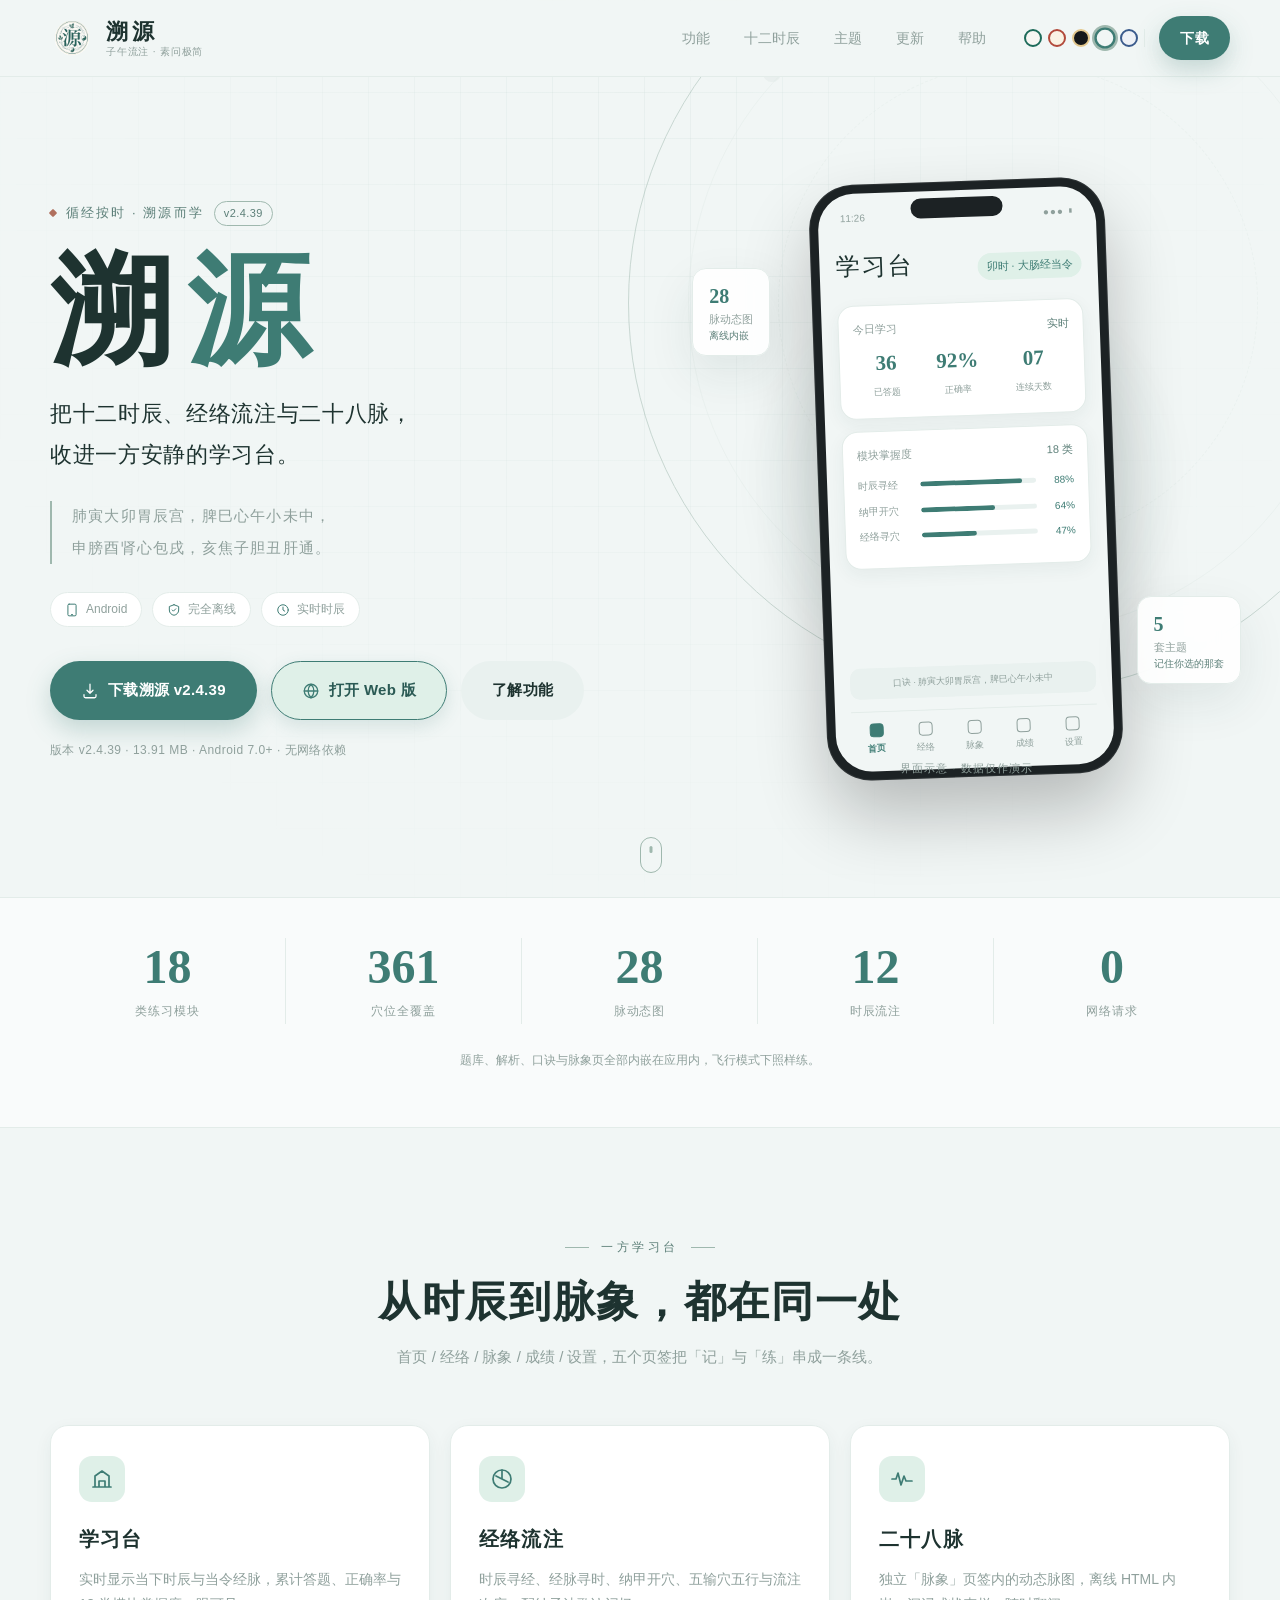
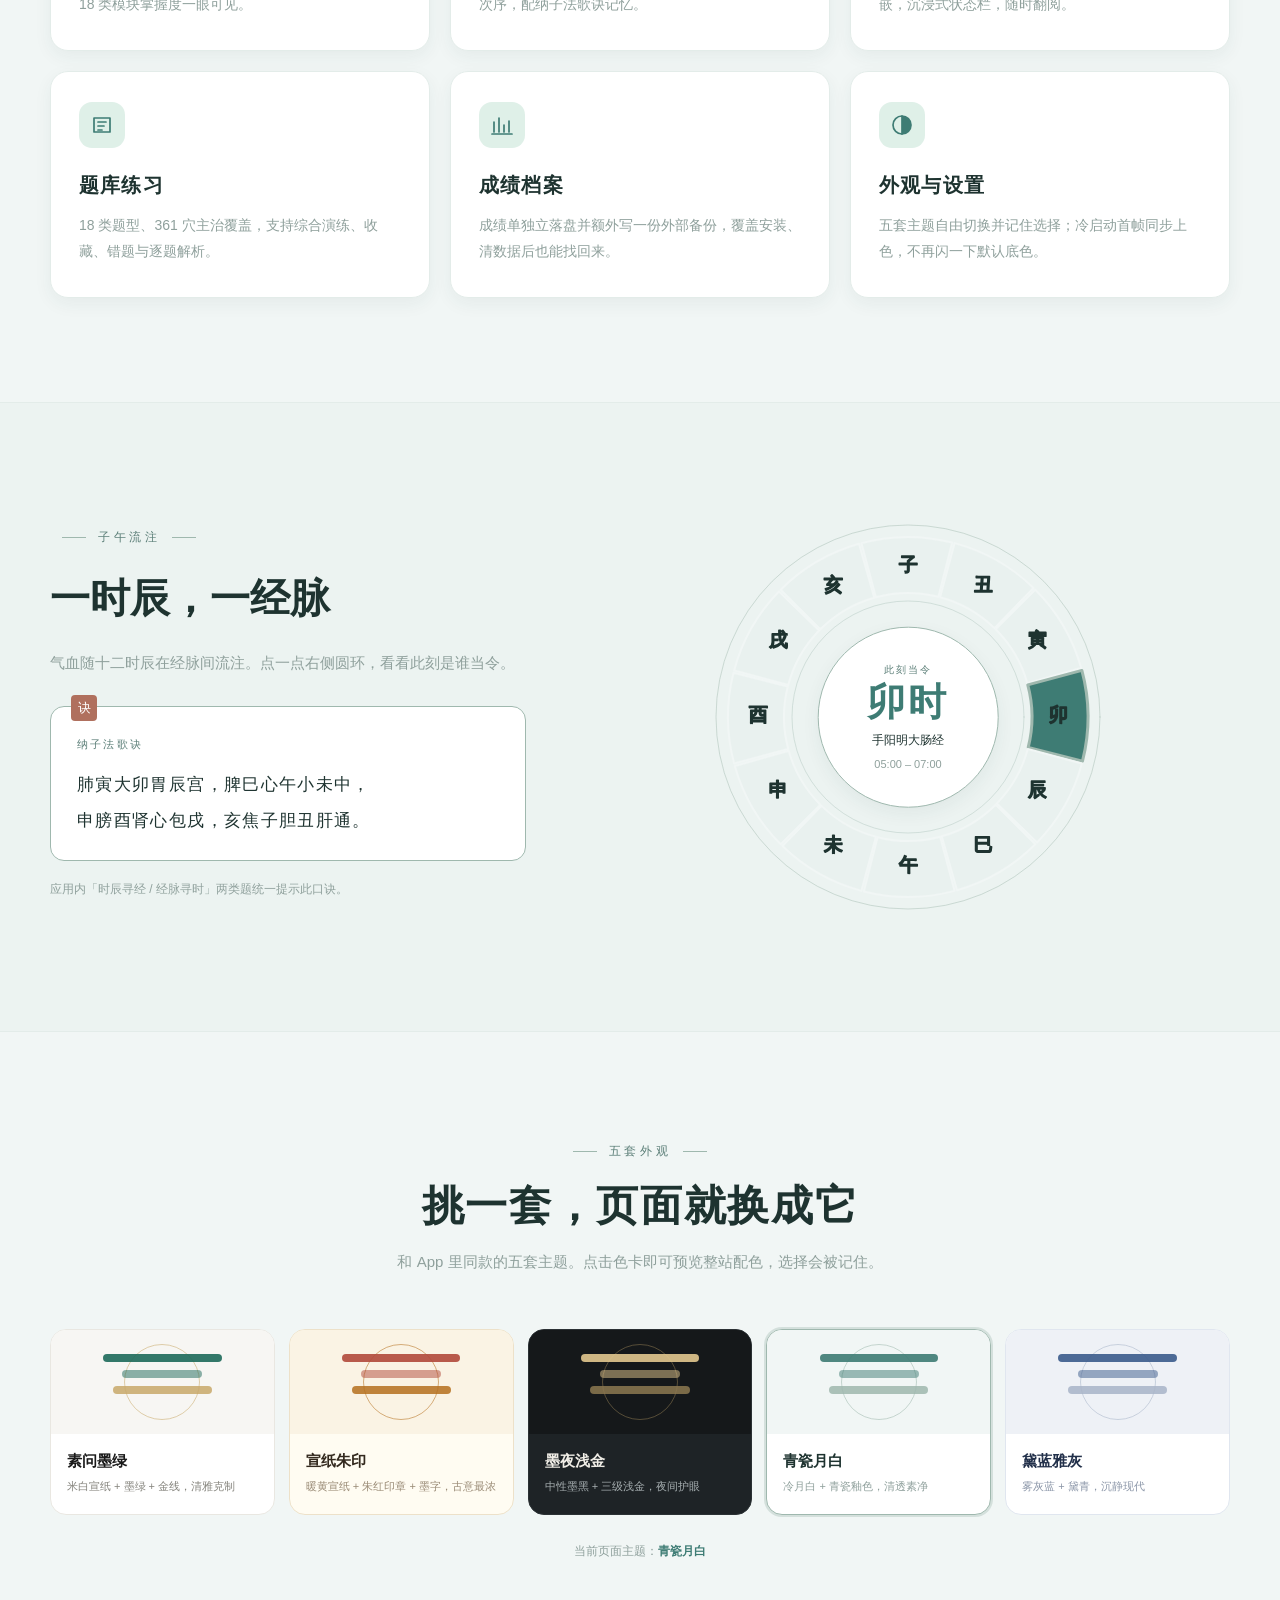
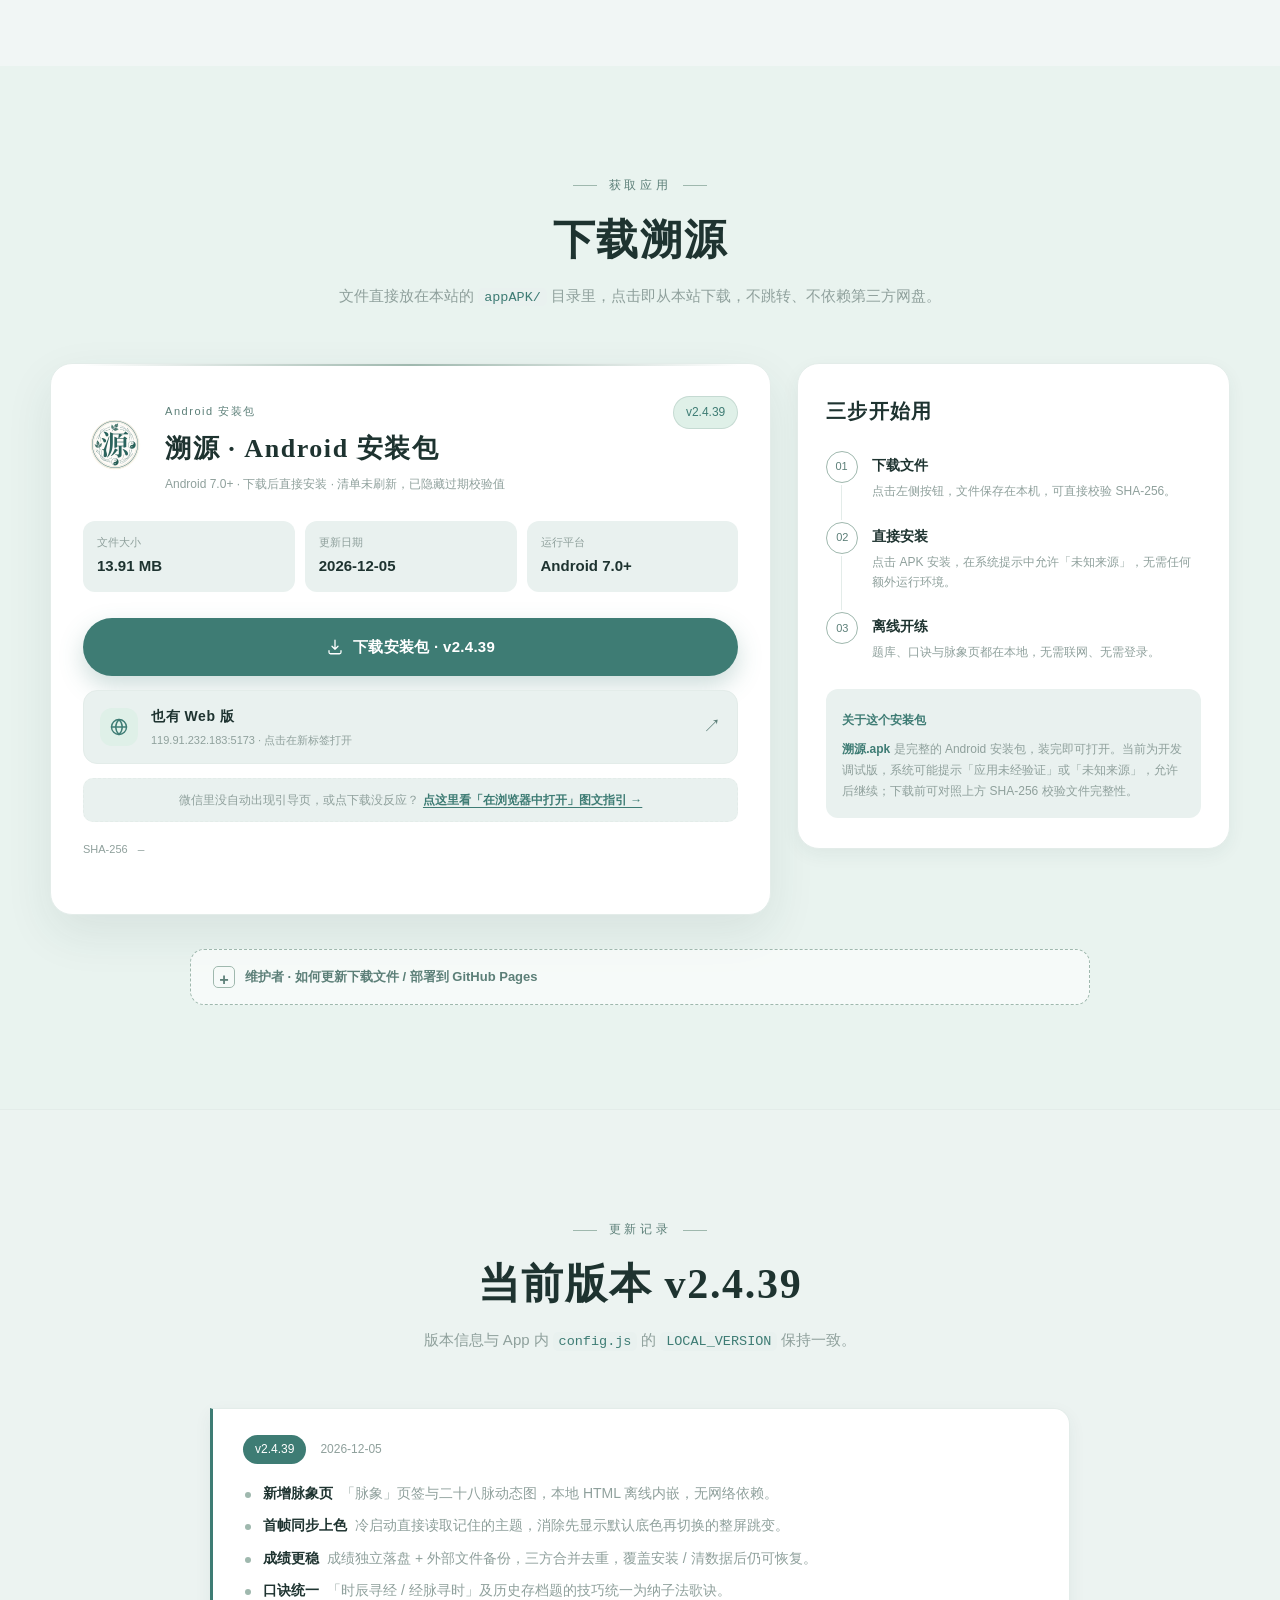
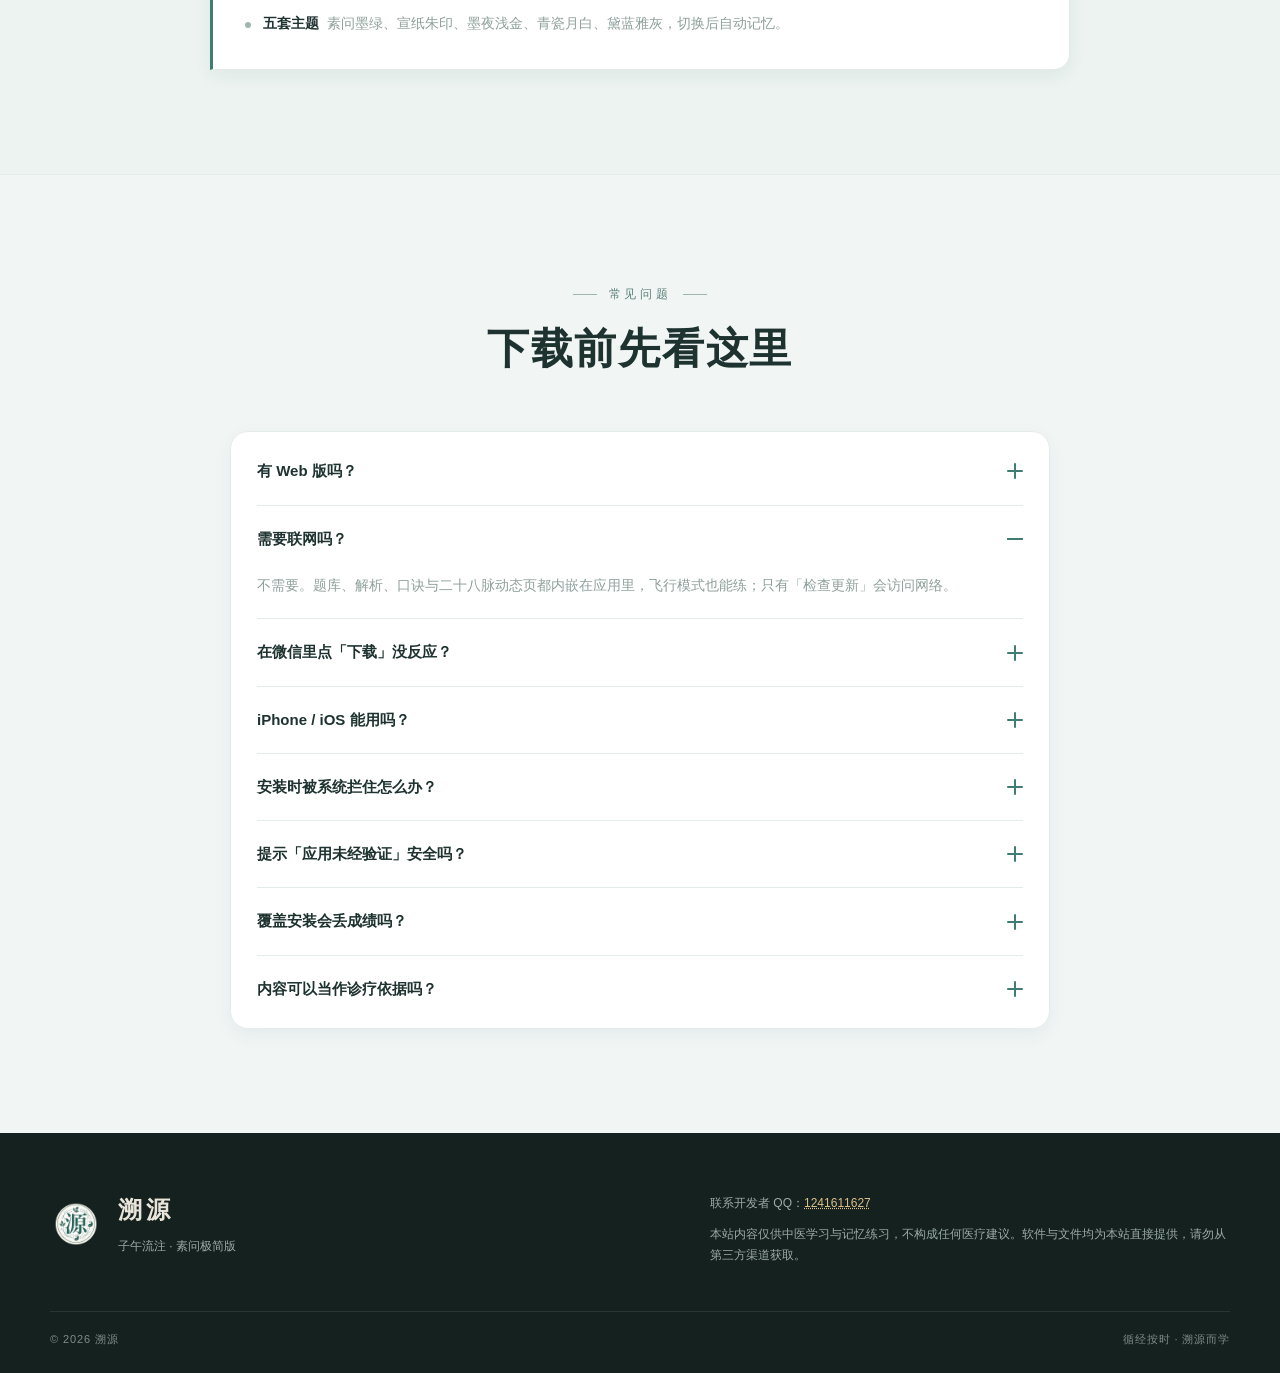
<file: index.html>
<!DOCTYPE html>
<html lang="zh-CN" data-theme="qingci">
<head>
<meta charset="UTF-8">
<meta name="viewport" content="width=device-width, initial-scale=1, viewport-fit=cover">
<title>溯源 · 子午流注学习台 ｜ 官方下载</title>
<meta name="description" content="溯源（子午流注 · 素问极简版）官方下载页。十二时辰经络流注、纳甲开穴、二十八脉、18 类练习模块，完全离线可用。">
<meta name="theme-color" content="#F1F6F5">
<!-- 微信 WebView 缓存很顽固：旧版 index.html 被缓存住，就会「有的手机跳、有的不跳」 -->
<meta http-equiv="Cache-Control" content="no-cache, no-store, must-revalidate">
<meta http-equiv="Pragma" content="no-cache">
<meta http-equiv="Expires" content="0">
<link rel="icon" href="assets/favicon.ico" sizes="any">
<link rel="icon" href="assets/favicon.png" type="image/png">
<link rel="apple-touch-icon" href="assets/favicon.png">

<!-- 首帧同步上色：默认青瓷月白；在样式生效前恢复记住的主题，避免整屏闪色 -->
<script>
(function () {
  try {
    var t = localStorage.getItem('suyuan-theme');
    if (t && ['suwen','xuanzhi','moye','qingci','dailan'].indexOf(t) > -1) {
      document.documentElement.setAttribute('data-theme', t);
    }
  } catch (e) {}
})();

<!-- 微信内置浏览器：首帧跳到独立引导页 wechat.html。
     多重保险：head 本段 → <body> 开头 → app.js（DOM 就绪 / 点下载 / pageshow / 可见性）。
     判定规则统一放在 assets/wx-detect.js，不再各写一份。

     ★ 关键修复：「仍要继续浏览」的开关只放在内存里，并立刻把 ?nowx=1 从地址栏抹掉。
       以前这个带参数的链接被复制 / 分享出去，收到的人微信里就永远不跳引导页
       —— 这正是「有的手机出引导页、有的不出」最常见的原因。
     ★ 引导页回跳只看 UA、不看参数；想看引导图请打开 guide-preview.html。 -->
<script src="assets/wx-detect.js?v=20261115r6"></script>
<script>
(function () {
  window.__suyuanWxOff = /[?&]nowx=1(?:&|$)/.test(location.search);
  if (window.__suyuanWxOff) {
    try {
      var q = location.search.split(/[?&]/).filter(function (kv) {
        return kv && !/^nowx=1$/.test(kv);
      }).join('&');
      history.replaceState(null, '', location.pathname + (q ? '?' + q : '') + location.hash);
    } catch (e) {}
  }

  function isWechat() {
    if (typeof window.suyuanIsWechat === 'function') return window.suyuanIsWechat();
    var ua = navigator.userAgent || '';   // 共享脚本万一没加载成功时的最小兜底
    if (/MicroMessenger|wxwork|WeChat|weixin|MMWEBIDEA|Micro Messenger/i.test(ua)) return true;
    try { if (window.__wxjs_environment === 'miniprogram') return true; } catch (e) {}
    try { if (typeof WeixinJSBridge !== 'undefined') return true; } catch (e) {}
    return false;
  }
  window.__suyuanIsWechat = isWechat;
  window.__suyuanGoWechat = function () {
    try {
      if (window.__suyuanWxOff) return false;
      if (/wechat\.html(?:\?|$)/.test(location.pathname)) return false;
      if (!isWechat()) return false;
      // 无参数跳转：外部浏览器打开 wechat.html 时会按 UA 直接回本页
      try { location.replace('wechat.html'); }
      catch (e) { location.href = 'wechat.html'; }
      return true;
    } catch (e) { return false; }
  };
  window.__suyuanGoWechat();
})();
</script>
<link rel="stylesheet" href="assets/style.css?v=20261128r8">
</head>
<body>
<script>try { if (window.__suyuanGoWechat) window.__suyuanGoWechat(); } catch (e) {}</script>

<div class="page-grid" aria-hidden="true"></div>

<header class="site-header" id="header">
  <div class="header-inner">
    <a class="brand" href="#top" aria-label="溯源 首页">
      <img class="brand-logo" src="assets/logo.png" alt="溯源 Logo" width="44" height="44">
      <span class="brand-text">
        <strong>溯源</strong>
        <small>子午流注 · 素问极简</small>
      </span>
    </a>

    <nav class="nav" id="nav" aria-label="页面导航">
      <a href="#features" class="nav-link">功能</a>
      <a href="#hours" class="nav-link">十二时辰</a>
      <a href="#themes" class="nav-link">主题</a>
      <a href="#changelog" class="nav-link">更新</a>
      <a href="#faq" class="nav-link">帮助</a>
    </nav>

    <div class="header-actions">
      <div class="theme-dots" role="group" aria-label="切换页面主题">
        <button type="button" data-theme="suwen"    style="--dot:#1E6B5A;--dot-bg:#F7F6F3" title="素问墨绿" aria-label="素问墨绿"></button>
        <button type="button" data-theme="xuanzhi"  style="--dot:#B24A3B;--dot-bg:#FAF3E4" title="宣纸朱印" aria-label="宣纸朱印"></button>
        <button type="button" data-theme="moye"     style="--dot:#E3C88E;--dot-bg:#15181A" title="墨夜浅金" aria-label="墨夜浅金"></button>
        <button type="button" data-theme="qingci"   style="--dot:#3E7C74;--dot-bg:#F1F6F5" title="青瓷月白" aria-label="青瓷月白"></button>
        <button type="button" data-theme="dailan"   style="--dot:#3B5B8C;--dot-bg:#EEF1F6" title="黛蓝雅灰" aria-label="黛蓝雅灰"></button>
      </div>
      <a id="githubLink" class="btn btn-ghost header-github" href="#" target="_blank" rel="noopener" hidden>
        <svg viewBox="0 0 24 24" aria-hidden="true"><path d="M12 2a10 10 0 0 0-3.16 19.49c.5.09.68-.22.68-.48v-1.7c-2.78.61-3.37-1.34-3.37-1.34-.45-1.16-1.11-1.47-1.11-1.47-.91-.62.07-.61.07-.61 1 .07 1.53 1.03 1.53 1.03.89 1.53 2.34 1.09 2.91.83.09-.65.35-1.09.63-1.34-2.22-.25-4.55-1.11-4.55-4.94 0-1.09.39-1.98 1.03-2.68-.1-.25-.45-1.27.1-2.64 0 0 .84-.27 2.75 1.02a9.5 9.5 0 0 1 5 0c1.91-1.29 2.75-1.02 2.75-1.02.55 1.37.2 2.39.1 2.64.64.7 1.03 1.59 1.03 2.68 0 3.84-2.34 4.68-4.57 4.93.36.31.68.92.68 1.85v2.74c0 .27.18.58.69.48A10 10 0 0 0 12 2Z"/></svg>
        <span>仓库</span>
      </a>
      <a class="btn btn-primary header-download" href="#download">下载</a>
      <button type="button" class="nav-toggle" id="navToggle" aria-label="展开菜单" aria-expanded="false" aria-controls="nav">
        <span></span><span></span><span></span>
      </button>
    </div>
  </div>
</header>

<main>
  <!-- ===================== HERO ===================== -->
  <section class="hero" id="top">
    <div class="hero-orbit" aria-hidden="true"><span></span><span></span><span></span></div>
    <div class="wrap hero-inner">
      <div class="hero-copy reveal">
        <div class="eyebrow"><i></i> 循经按时 · 溯源而学 <span class="eyebrow-ver" id="heroVersion">—</span></div>
        <h1>溯<span>源</span></h1>
        <p class="hero-sub">把十二时辰、经络流注与二十八脉，<br>收进一方安静的学习台。</p>
        <p class="hero-quote">肺寅大卯胃辰宫，脾巳心午小未中，<br>申膀酉肾心包戌，亥焦子胆丑肝通。</p>
        <div class="hero-badges">
          <span><svg viewBox="0 0 24 24" aria-hidden="true"><path d="M7 2h10a2 2 0 0 1 2 2v16a2 2 0 0 1-2 2H7a2 2 0 0 1-2-2V4a2 2 0 0 1 2-2Zm4 18h2"/></svg>Android</span>
          <span><svg viewBox="0 0 24 24" aria-hidden="true"><path d="M12 3 4 6v6c0 5 3.4 8.2 8 9 4.6-.8 8-4 8-9V6l-8-3Z"/><path d="m9 12 2 2 4-4"/></svg>完全离线</span>
          <span><svg viewBox="0 0 24 24" aria-hidden="true"><circle cx="12" cy="12" r="9"/><path d="M12 7v5l3 2"/></svg>实时时辰</span>
        </div>
        <div class="hero-cta">
          <a class="btn btn-primary btn-lg" href="#download">
            <svg viewBox="0 0 24 24" aria-hidden="true"><path d="M12 3v12m0 0 4-4m-4 4-4-4M4 17v2a2 2 0 0 0 2 2h12a2 2 0 0 0 2-2v-2"/></svg>
            <span id="heroBtnText">下载溯源</span>
          </a>
          <!-- 顺序：下载 → Web 版 → 了解功能。Web 版排第二，手机首屏第一行就能看到 -->
          <a class="btn btn-web btn-lg js-web-link" id="webBtnHero" href="#" target="_blank" rel="noopener noreferrer" title="打开 Web 版">
            <svg viewBox="0 0 24 24" aria-hidden="true"><circle cx="12" cy="12" r="9"/><path d="M3 12h18M12 3c2.6 2.6 3.9 5.6 3.9 9s-1.3 6.4-3.9 9c-2.6-2.6-3.9-5.6-3.9-9S9.4 5.6 12 3Z"/></svg>
            <span>打开 Web 版</span>
          </a>
          <a class="btn btn-ghost btn-lg hero-more" href="#features">了解功能</a>
        </div>
        <p class="hero-meta" id="heroMeta">版本与大小自动读取 · Android 7.0+ · 无网络依赖</p>
      </div>

      <div class="hero-visual reveal" aria-label="应用界面示意">
        <div class="visual-halo" aria-hidden="true"></div>
        <div class="float-chip chip-a"><b>28</b> 脉动态图<span>离线内嵌</span></div>
        <div class="float-chip chip-b"><b>5</b> 套主题<span>记住你选的那套</span></div>
        <div class="phone">
          <div class="phone-notch" aria-hidden="true"></div>
          <div class="phone-screen">
            <div class="phone-status"><span>11:26</span><span class="phone-status-icons">●●● ▮</span></div>
            <div class="phone-top">
              <span class="phone-label">学习台</span>
              <span class="phone-hour" id="phoneHour">午时 · 心经当令</span>
            </div>
            <div class="phone-card">
              <div class="phone-card-title">今日学习 <span>实时</span></div>
              <div class="phone-numbers">
                <div><b>36</b><small>已答题</small></div>
                <div><b>92%</b><small>正确率</small></div>
                <div><b>07</b><small>连续天数</small></div>
              </div>
            </div>
            <div class="phone-card">
              <div class="phone-card-title">模块掌握度 <span>18 类</span></div>
              <div class="phone-bar"><label>时辰寻经</label><i style="--w:88%"></i><em>88%</em></div>
              <div class="phone-bar"><label>纳甲开穴</label><i style="--w:64%"></i><em>64%</em></div>
              <div class="phone-bar"><label>经络寻穴</label><i style="--w:47%"></i><em>47%</em></div>
            </div>
            <div class="phone-tip">口诀 · 肺寅大卯胃辰宫，脾巳心午小未中</div>
            <div class="phone-tabs">
              <span class="on"><i></i>首页</span><span><i></i>经络</span><span><i></i>脉象</span><span><i></i>成绩</span><span><i></i>设置</span>
            </div>
          </div>
        </div>
        <p class="visual-caption">界面示意 · 数据仅作演示</p>
      </div>
    </div>
    <a href="#stats" class="scroll-hint" aria-label="向下浏览"><span></span></a>
  </section>

  <!-- ===================== STATS ===================== -->
  <section class="stats" id="stats">
    <div class="wrap stats-grid">
      <div class="stat reveal"><b>18</b><span>类练习模块</span></div>
      <div class="stat reveal"><b>361</b><span>穴位全覆盖</span></div>
      <div class="stat reveal"><b>28</b><span>脉动态图</span></div>
      <div class="stat reveal"><b>12</b><span>时辰流注</span></div>
      <div class="stat reveal"><b>0</b><span>网络请求</span></div>
    </div>
    <p class="stats-note">题库、解析、口诀与脉象页全部内嵌在应用内，飞行模式下照样练。</p>
  </section>

  <!-- ===================== FEATURES ===================== -->
  <section class="section" id="features">
    <div class="wrap">
      <div class="section-head reveal">
        <span class="section-kicker">一方学习台</span>
        <h2>从时辰到脉象，都在同一处</h2>
        <p>首页 / 经络 / 脉象 / 成绩 / 设置，五个页签把「记」与「练」串成一条线。</p>
      </div>
      <div class="feature-grid">
        <article class="feature-card reveal">
          <div class="feature-icon"><svg viewBox="0 0 24 24" aria-hidden="true"><path d="M3 20h18M5 20V9l7-5 7 5v11M9 20v-6h6v6"/></svg></div>
          <h3>学习台</h3>
          <p>实时显示当下时辰与当令经脉，累计答题、正确率与 18 类模块掌握度一眼可见。</p>
        </article>
        <article class="feature-card reveal">
          <div class="feature-icon"><svg viewBox="0 0 24 24" aria-hidden="true"><circle cx="12" cy="12" r="9"/><path d="M12 3v9l6 3M12 12 6 9"/></svg></div>
          <h3>经络流注</h3>
          <p>时辰寻经、经脉寻时、纳甲开穴、五输穴五行与流注次序，配纳子法歌诀记忆。</p>
        </article>
        <article class="feature-card reveal">
          <div class="feature-icon"><svg viewBox="0 0 24 24" aria-hidden="true"><path d="M2 12h4l2-6 3 12 3-9 2 5h6"/></svg></div>
          <h3>二十八脉</h3>
          <p>独立「脉象」页签内的动态脉图，离线 HTML 内嵌，沉浸式状态栏，随时翻阅。</p>
        </article>
        <article class="feature-card reveal">
          <div class="feature-icon"><svg viewBox="0 0 24 24" aria-hidden="true"><path d="M4 5h16v14H4zM8 9h8M8 13h6M8 17h4"/></svg></div>
          <h3>题库练习</h3>
          <p>18 类题型、361 穴主治覆盖，支持综合演练、收藏、错题与逐题解析。</p>
        </article>
        <article class="feature-card reveal">
          <div class="feature-icon"><svg viewBox="0 0 24 24" aria-hidden="true"><path d="M4 19V9m5 10V5m5 14v-7m5 7V8"/><path d="M2 21h20"/></svg></div>
          <h3>成绩档案</h3>
          <p>成绩单独立落盘并额外写一份外部备份，覆盖安装、清数据后也能找回来。</p>
        </article>
        <article class="feature-card reveal">
          <div class="feature-icon"><svg viewBox="0 0 24 24" aria-hidden="true"><circle cx="12" cy="12" r="9"/><path d="M12 3a9 9 0 0 1 0 18z" fill="currentColor" stroke="none"/><path d="M12 3v18"/></svg></div>
          <h3>外观与设置</h3>
          <p>五套主题自由切换并记住选择；冷启动首帧同步上色，不再闪一下默认底色。</p>
        </article>
      </div>
    </div>
  </section>

  <!-- ===================== HOURS ===================== -->
  <section class="section section-tint" id="hours">
    <div class="wrap hours-inner">
      <div class="hours-copy reveal">
        <span class="section-kicker">子午流注</span>
        <h2>一时辰，一经脉</h2>
        <p>气血随十二时辰在经脉间流注。点一点右侧圆环，看看此刻是谁当令。</p>
        <div class="gatha">
          <span>纳子法歌诀</span>
          <p>肺寅大卯胃辰宫，脾巳心午小未中，<br>申膀酉肾心包戌，亥焦子胆丑肝通。</p>
        </div>
        <p class="hours-note">应用内「时辰寻经 / 经脉寻时」两类题统一提示此口诀。</p>
      </div>
      <div class="hours-wheel reveal">
        <svg id="hourWheel" viewBox="0 0 420 420" role="group" aria-label="十二时辰经络流注环"></svg>
        <div class="wheel-center">
          <span class="wheel-now" id="wheelNow">此刻</span>
          <strong id="wheelHour">午时</strong>
          <span class="wheel-meridian" id="wheelMeridian">手少阴心经</span>
          <span class="wheel-time" id="wheelTime">11:00 – 13:00</span>
        </div>
      </div>
    </div>
  </section>

  <!-- ===================== THEMES ===================== -->
  <section class="section" id="themes">
    <div class="wrap">
      <div class="section-head reveal">
        <span class="section-kicker">五套外观</span>
        <h2>挑一套，页面就换成它</h2>
        <p>和 App 里同款的五套主题。点击色卡即可预览整站配色，选择会被记住。</p>
      </div>
      <div class="theme-grid" id="themeGrid">
        <button type="button" class="theme-card" data-theme="suwen" style="--c-bg:#F7F6F3;--c-accent:#1E6B5A;--c-gold:#C8A96A;--c-ink:#1A1A1A">
          <span class="theme-preview"><i></i><i></i><i></i></span>
          <span class="theme-name">素问墨绿<small>米白宣纸 + 墨绿 + 金线，清雅克制</small></span>
        </button>
        <button type="button" class="theme-card" data-theme="xuanzhi" style="--c-bg:#FAF3E4;--c-accent:#B24A3B;--c-gold:#B5701E;--c-ink:#33291E">
          <span class="theme-preview"><i></i><i></i><i></i></span>
          <span class="theme-name">宣纸朱印<small>暖黄宣纸 + 朱红印章 + 墨字，古意最浓</small></span>
        </button>
        <button type="button" class="theme-card" data-theme="moye" style="--c-bg:#15181A;--c-accent:#E3C88E;--c-gold:#8C7850;--c-ink:#F0EDE6">
          <span class="theme-preview"><i></i><i></i><i></i></span>
          <span class="theme-name">墨夜浅金<small>中性墨黑 + 三级浅金，夜间护眼</small></span>
        </button>
        <button type="button" class="theme-card" data-theme="qingci" style="--c-bg:#F1F6F5;--c-accent:#3E7C74;--c-gold:#9FB8AE;--c-ink:#1E3330">
          <span class="theme-preview"><i></i><i></i><i></i></span>
          <span class="theme-name">青瓷月白<small>冷月白 + 青瓷釉色，清透素净</small></span>
        </button>
        <button type="button" class="theme-card" data-theme="dailan" style="--c-bg:#EEF1F6;--c-accent:#3B5B8C;--c-gold:#A8B4C8;--c-ink:#22304A">
          <span class="theme-preview"><i></i><i></i><i></i></span>
          <span class="theme-name">黛蓝雅灰<small>雾灰蓝 + 黛青，沉静现代</small></span>
        </button>
      </div>
      <p class="theme-status">当前页面主题：<b id="themeStatusName">青瓷月白</b></p>
    </div>
  </section>

  <!-- ===================== DOWNLOAD ===================== -->
  <section class="section section-download" id="download">
    <div class="wrap">
      <div class="section-head reveal">
        <span class="section-kicker">获取应用</span>
        <h2>下载溯源</h2>
        <p>文件直接放在本站的 <code>appAPK/</code> 目录里，点击即从本站下载，不跳转、不依赖第三方网盘。</p>
      </div>

      <div class="download-layout">
        <div class="download-card reveal" id="downloadCard">
          <div class="download-card-top">
            <img src="assets/logo.png" alt="" width="64" height="64">
            <div>
              <span class="download-label" id="dlLabel">Android 安装包</span>
              <h3 id="dlTitle">溯源 · Android 安装包</h3>
              <p id="dlHint">Android 7.0+ · 下载后直接安装</p>
            </div>
            <span class="version-chip" id="dlVersion">读取中</span>
          </div>

          <div class="download-meta" id="dlMeta">
            <div><span>文件大小</span><b id="dlSize">—</b></div>
            <div><span>更新日期</span><b id="dlDate">—</b></div>
            <div><span>运行平台</span><b id="dlPlatform">Android 7.0+</b></div>
          </div>

          <a class="btn btn-primary btn-lg btn-block" id="dlMainBtn" href="appAPK/%E6%BA%AF%E6%BA%90.apk" download="溯源.apk">
            <svg viewBox="0 0 24 24" aria-hidden="true"><path d="M12 3v12m0 0 4-4m-4 4-4-4M4 17v2a2 2 0 0 0 2 2h12a2 2 0 0 0 2-2v-2"/></svg>
            <span id="dlMainText">读取安装包…</span>
          </a>

          <a class="web-entry js-web-link" id="webBtnDl" href="#" target="_blank" rel="noopener noreferrer" title="打开 Web 版">
            <span class="web-entry-icon"><svg viewBox="0 0 24 24" aria-hidden="true"><circle cx="12" cy="12" r="9"/><path d="M3 12h18M12 3c2.6 2.6 3.9 5.6 3.9 9s-1.3 6.4-3.9 9c-2.6-2.6-3.9-5.6-3.9-9S9.4 5.6 12 3Z"/></svg></span>
            <span class="web-entry-copy"><b>也有 Web 版</b><small id="webStatus">免安装 · 浏览器直接使用</small></span>
            <span class="web-entry-arrow" aria-hidden="true">↗</span>
          </a>

          <p class="wx-entry">微信里没自动出现引导页，或点下载没反应？<a href="wechat.html">点这里看「在浏览器中打开」图文指引 →</a></p>

          <div class="sha-row" id="shaRow">
            <span>SHA-256</span>
            <code id="dlSha">—</code>
            <button type="button" class="mini-btn" id="copySha" aria-label="复制校验值">复制</button>
          </div>

          <div class="download-notice" id="dlNotice">
            <svg viewBox="0 0 24 24" aria-hidden="true"><circle cx="12" cy="12" r="9"/><path d="M12 8h.01M11 12h1v4h1"/></svg>
            <p>安装包暂时不可用，请稍后再来，或联系开发者获取 <b>溯源.apk</b>。</p>
          </div>

          <div class="other-downloads" id="dlOthers"></div>
        </div>

        <div class="install-steps reveal">
          <h3>三步开始用</h3>
          <ol>
            <li><span>01</span><div><b>下载文件</b><p>点击左侧按钮，文件保存在本机，可直接校验 SHA-256。</p></div></li>
            <li><span>02</span><div><b>直接安装</b><p>点击 APK 安装，在系统提示中允许「未知来源」，无需任何额外运行环境。</p></div></li>
            <li><span>03</span><div><b>离线开练</b><p>题库、口诀与脉象页都在本地，无需联网、无需登录。</p></div></li>
          </ol>
          <div class="install-tip">
            <b>关于这个安装包</b>
            <p><b>溯源.apk</b> 是完整的 Android 安装包，装完即可打开。当前为开发调试版，系统可能提示「应用未经验证」或「未知来源」，允许后继续；下载前可对照上方 SHA-256 校验文件完整性。</p>
          </div>
        </div>
      </div>

      <details class="maintainer reveal">
        <summary>维护者 · 如何更新下载文件 / 部署到 GitHub Pages</summary>
        <div class="maintainer-body">
          <ol>
            <li>把新版 APK 放进 <code>appAPK/</code>。<b>不需要改下载链接，也不需要手填大小 / 日期</b>：这些全部自动计算。<b>改版本号只需动 <code>releases.json</code> 顶层 <code>"version"</code> 这一行</b>：页面所有版本显示、更新日志、下载文件名 <code>溯源-v版本号.apk</code>、引导页背景里的版本号都会自动跟着变；清单各条目与 <code>build.js</code> 不再重复存版本号。若 APK 直接命名成 <code>溯源-v1.0.3.apk</code>，版本号从文件名自动识别，连这一行都不用改。</li>
            <li>命名二选一：① <b>直接覆盖 <code>溯源.apk</code></b>（零 Node、最省事，页面永远指向它）；② 命名成 <code>溯源-v1.0.3.apk</code>（版本号自动识别，但需要构建清单才能被静态页面发现）。目录里有多个 APK 时，<code>build.js</code> 按「版本号 → 文件修改时间」自动挑最新版设为主下载。</li>
            <li><b>GitHub Pages 上不能运行、也不需要 Node.js。</b>它是纯静态托管，服务器只返回 HTML / CSS / JS / APK，不执行任何后端脚本。直接 <code>git add . &amp;&amp; git commit -m "release" &amp;&amp; git push</code> 就能上线，本地不用装 Node、不用跑构建命令。</li>
            <li><code>node build.js</code> 只是<b>可选的「上传前工具」</b>（在你自己电脑或 GitHub Actions 里跑），产物是纯静态的 <code>releases.json</code> 与 <code>guide-preview.html</code>。它解决的是静态站点无法读取目录列表：想自动识别带版本号的新文件名、或显示 SHA-256，才需要它。已配置 <code>.github/workflows/refresh-releases.yml</code>，push 新包后由 GitHub 的免费构建机自动跑并把刷新后的静态文件提交回仓库 —— <b>那台构建机不是 Pages 服务器</b>，不想要它直接删掉这个工作流即可。</li>
            <li>GitHub 仓库 → Settings → Pages → Build and deployment 选 <b>Deploy from a branch</b>，分支 <b>main</b>、目录 <b>/ (root)</b>，保存后等一两分钟即可访问。</li>
          </ol>
          <p><b>最省事的「零 Node 更新」</b>：每次把新版 APK 直接覆盖成 <code>appAPK/溯源.apk</code> 再 push。页面会在浏览器里对 APK 发一个 HEAD 请求，从响应头读 <code>Content-Length</code>（大小）与 <code>Last-Modified</code>（日期），下载链接、大小、日期全自动更新；<b>连 <code>releases.json</code> 删掉都能正常下载</b>。若探测到 APK 实际大小与清单对不上，页面<b>只隐藏过期的 SHA-256</b>，<b>版本号与下载文件名始终保持不变</b>（本地跑一次 <code>node build.js</code> 即可恢复校验值）；清单到手后版本号与下载名会立即渲染，不等 HEAD 探测，弱网下也不会停在「读取中」。<code>releases.json</code> 顶层的 <code>version</code> 是全局唯一版本号，文件名不含版本号时用它兜底；若整个 <code>releases.json</code> 没上传，页面会显示「最新版」并仍可正常下载。注意 <code>.gitignore</code> 不能排除 <code>appAPK/</code>；单文件超过 100 MB 时 GitHub 会拒绝提交，建议改放 GitHub Releases。</p>
          <p>微信引导已拆成独立页面 <code>wechat.html</code>（配套 <code>assets/wechat.css</code>、<code>assets/wechat.js</code>），一张带 ① ② 箭头指引的完整手机示意图一次呈现，改引导不用动本页。微信 / 企业微信打开 <code>index.html</code> 会首帧跳到 <code>wechat.html</code>；<b>引导页回跳只看 UA、完全不看 URL 参数</b>，所以从微信点「在浏览器中打开」到系统浏览器时，无论参数被丢掉还是改写，都会直接回到下载页，不会卡在引导页。微信判定统一放在 <code>assets/wx-detect.js</code>；除首帧外，DOM 就绪、点击下载按钮、pageshow 与页面重新可见时都会复检，避免部分手机 WebView 缓存旧代码或脚本被拦时不出现引导页。<code>?nowx=1</code>（「仍要继续浏览」）只在内存里生效并立刻从地址栏抹掉，不会被复制分享出去导致别人永远不跳。</p>
          <p>想随时查看引导图，打开独立静态预览页 <a href="guide-preview.html"><code>guide-preview.html</code></a>：不含任何跳转逻辑、不依赖 URL 参数，本地双击、预览面板、线上都能直接看到完整引导图。它由 <code>node build.js</code> 从 <code>wechat.html</code> 同步生成，改完引导重跑一次即可刷新这份预览快照（<b>不跑也不影响线上</b>：微信里看到的始终是 <code>wechat.html</code> 本体）。线上若微信没跳，可打开 <code>diag.html</code> 自查 UA 与版本。</p>
          <p><b>Web 版入口</b>：只改 <code>releases.json</code> 顶层的 <code>"webUrl"</code> 一个字段即可。填上完整网址（如 <code>https://xxx.github.io/suyuan-web/</code>），首屏和下载卡片里的「Web 版」按钮就会在新标签打开它；只写 <code>example.com</code> 也会自动补 <code>https://</code>。<b>留空 <code>""</code> 时按钮照常显示</b>，点击提示「Web 版未添加部署」，不会跳到空白页。这个字段与 <code>version</code> 一样是全局唯一配置，重跑 <code>node build.js</code> 或 GitHub Actions 都会原样保留，不需要改 HTML。想显示右上角「仓库」按钮，同理改 <code>github</code> 字段即可（纯文本、不用 Node）。</p>
        </div>
      </details>
    </div>
  </section>

  <!-- ===================== CHANGELOG ===================== -->
  <section class="section section-tint" id="changelog">
    <div class="wrap changelog-inner">
      <div class="section-head reveal">
        <span class="section-kicker">更新记录</span>
        <h2>当前版本 v<span data-ver="">—</span></h2>
        <p>版本信息与 App 内 <code>config.js</code> 的 <code>LOCAL_VERSION</code> 保持一致。</p>
      </div>
      <div class="release reveal">
        <div class="release-head"><span class="release-tag">v<span data-ver="">—</span></span><span class="release-date" id="releaseDate">—</span></div>
        <ul>
          <li><b>新增脉象页</b>「脉象」页签与二十八脉动态图，本地 HTML 离线内嵌，无网络依赖。</li>
          <li><b>首帧同步上色</b>冷启动直接读取记住的主题，消除先显示默认底色再切换的整屏跳变。</li>
          <li><b>成绩更稳</b>成绩独立落盘 + 外部文件备份，三方合并去重，覆盖安装 / 清数据后仍可恢复。</li>
          <li><b>口诀统一</b>「时辰寻经 / 经脉寻时」及历史存档题的技巧统一为纳子法歌诀。</li>
          <li><b>五套主题</b>素问墨绿、宣纸朱印、墨夜浅金、青瓷月白、黛蓝雅灰，切换后自动记忆。</li>
        </ul>
      </div>
    </div>
  </section>

  <!-- ===================== FAQ ===================== -->
  <section class="section" id="faq">
    <div class="wrap faq-inner">
      <div class="section-head reveal">
        <span class="section-kicker">常见问题</span>
        <h2>下载前先看这里</h2>
      </div>
      <div class="faq-list reveal">
        <details><summary>有 Web 版吗？<i></i></summary><p>有入口。点首屏或下载卡片里的「打开 Web 版 / 也有 Web 版」即可在新标签使用免安装版本；若 Web 版还没部署，点击会提示「Web 版未添加部署」，这时请下载下面的 Android 安装包。Web 版地址由站点维护者在 <code>releases.json</code> 的 <code>webUrl</code> 字段配置。</p></details>
        <details open><summary>需要联网吗？<i></i></summary><p>不需要。题库、解析、口诀与二十八脉动态页都内嵌在应用里，飞行模式也能练；只有「检查更新」会访问网络。</p></details>
        <details><summary>在微信里点「下载」没反应？<i></i></summary><p>微信内置浏览器会拦截 APK 下载，页面会自动跳到独立的「请在浏览器中打开」引导页（一张带 ① ② 指引的完整手机示意图看完）。点屏幕右上角「···」，在底部面板第一行找到「在浏览器中打开」，系统浏览器会自动回到下载页再下载（这一步不依赖链接参数，不会停在引导页）；找不到该选项就点第二行「复制链接」，粘贴到浏览器地址栏访问；万一仍停在引导页，点底部「已在浏览器中 · 打开下载页」。若微信里压根没跳转，点下载按钮下方的「看图文指引」手动进入；新版本在点「下载」那一刻还会再判一次并自动带去引导页。仍不行就打开 <code>diag.html</code>，点「复制诊断信息」把结果发回，可判断是微信缓存旧代码还是 UA 没识别。</p></details>
        <details><summary>iPhone / iOS 能用吗？<i></i></summary><p>目前只提供 Android 安装包（APK），iPhone / iPad 暂不支持。</p></details>
        <details><summary>安装时被系统拦住怎么办？<i></i></summary><p>在系统提示中允许「安装未知来源应用」；部分机型还需临时关闭「纯净模式」或「安装监控」，装完可重新开启。</p></details>
        <details><summary>提示「应用未经验证」安全吗？<i></i></summary><p>当前是开发调试版（debug 签名），系统因此会给出提示。文件由本站直接提供，下载后可用上方 SHA-256 核对完整性；确认一致再安装，不要从第三方渠道获取同名安装包。</p></details>
        <details><summary>覆盖安装会丢成绩吗？<i></i></summary><p>学习档案与成绩保存在本机，应用内提供成绩单与历史记录；大版本更新前建议先记录一下重要数据。</p></details>
        <details><summary>内容可以当作诊疗依据吗？<i></i></summary><p>不可以。本应用用于中医经典内容的记忆与练习，不构成诊断、治疗或用药建议，身体不适请就医。</p></details>
      </div>
    </div>
  </section>
</main>

<footer class="site-footer">
  <div class="wrap footer-inner">
    <div class="footer-brand">
      <img src="assets/logo.png" alt="溯源 Logo" width="52" height="52">
      <div><strong>溯源</strong><span>子午流注 · 素问极简版</span></div>
    </div>
    <div class="footer-info">
      <p>联系开发者 QQ：<button type="button" class="link-btn" id="qqBtn" title="点击复制">1241611627</button></p>
      <p class="disclaimer">本站内容仅供中医学习与记忆练习，不构成任何医疗建议。软件与文件均为本站直接提供，请勿从第三方渠道获取。</p>
    </div>
  </div>
  <div class="footer-bottom"><span>© <span id="year">2026</span> 溯源</span><span>循经按时 · 溯源而学</span></div>
</footer>

<div class="toast" id="toast" role="status" aria-live="polite"></div>

<!-- 微信引导已拆分为独立页面：wechat.html -->

<script src="assets/app.js?v=20261128r8"></script>
</body>
</html>
</file>
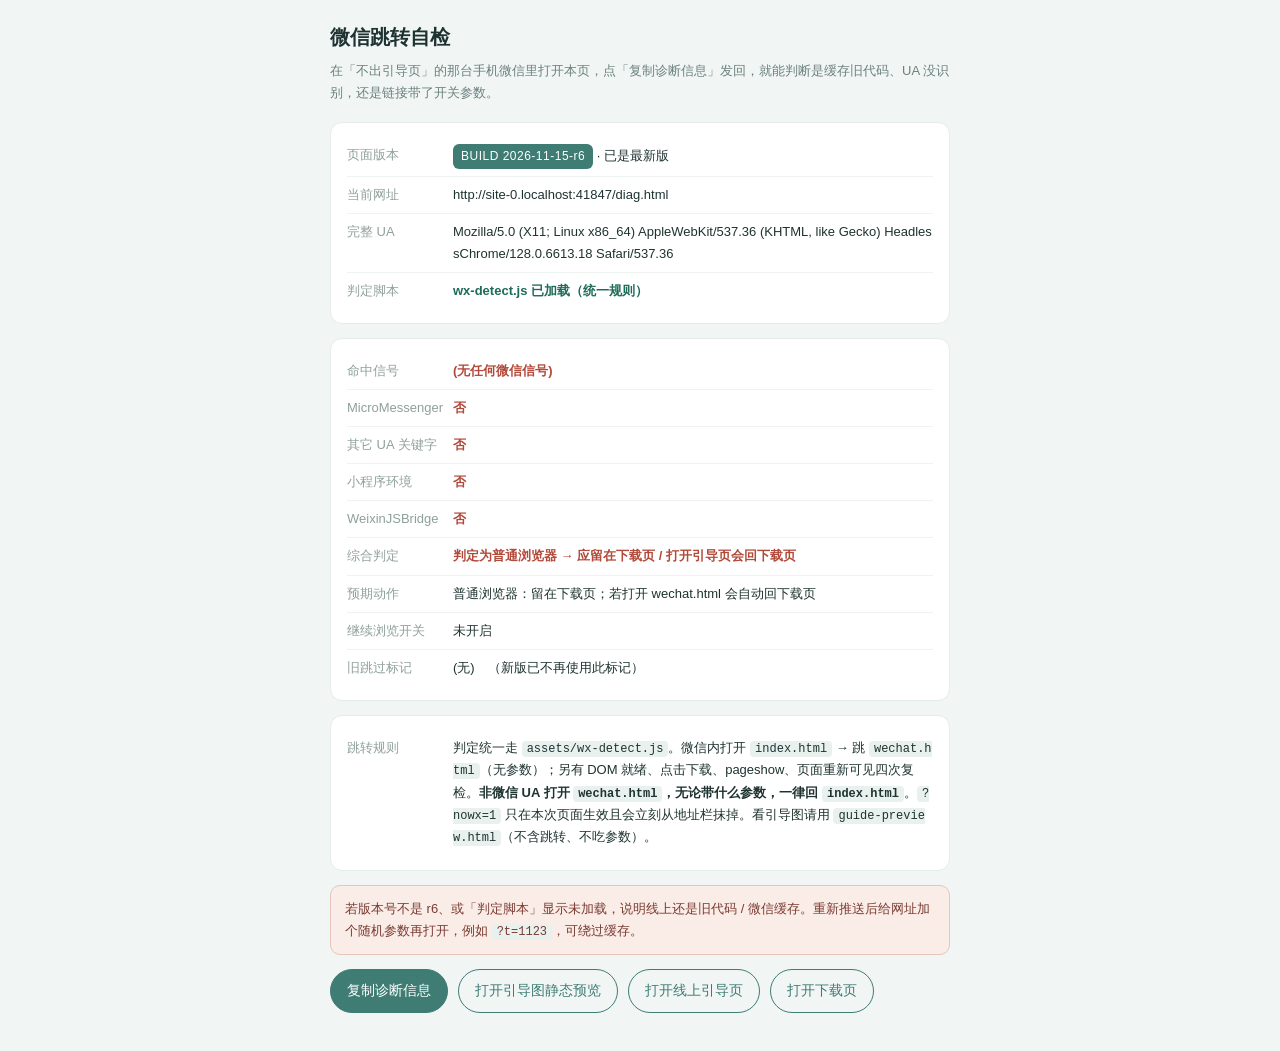
<file: diag.html>
<!DOCTYPE html>
<html lang="zh-CN">
<head>
<meta charset="UTF-8">
<meta name="viewport" content="width=device-width, initial-scale=1, viewport-fit=cover">
<title>微信跳转自检 · 溯源</title>
<meta http-equiv="Cache-Control" content="no-cache, no-store, must-revalidate">
<style>
  * { box-sizing: border-box; }
  body { margin: 0; padding: 20px 16px 40px; background: #F1F6F5; color: #1E3330;
         font: 15px/1.7 -apple-system, BlinkMacSystemFont, "PingFang SC", "Microsoft YaHei", sans-serif; }
  .wrap { max-width: 620px; margin: 0 auto; }
  h1 { font-size: 20px; margin: 0 0 6px; }
  .lead { color: #6B817D; font-size: 13px; margin: 0 0 18px; }
  .card { background: #fff; border: 1px solid #E3ECE9; border-radius: 12px; padding: 14px 16px; margin: 0 0 14px; }
  .row { display: flex; gap: 10px; padding: 7px 0; border-bottom: 1px solid #EEF3F1; align-items: flex-start; }
  .row:last-child { border-bottom: 0; }
  .k { flex: 0 0 96px; color: #8FA09C; font-size: 13px; }
  .v { flex: 1; min-width: 0; word-break: break-all; font-size: 13px; }
  .yes { color: #1E6B5A; font-weight: 600; }
  .no  { color: #B24A3B; font-weight: 600; }
  code { background: #E9F1EF; padding: 1px 5px; border-radius: 4px; font-size: 12px; }
  .btns { display: flex; flex-wrap: wrap; gap: 10px; margin-top: 4px; }
  a.btn, button.btn { display: inline-block; border: 1px solid #3E7C74; border-radius: 999px;
    padding: 9px 16px; background: #3E7C74; color: #fff; font-size: 14px; text-decoration: none; cursor: pointer; }
  a.btn.plain, button.btn.plain { background: transparent; color: #3E7C74; }
  .tip { background: #FAECE7; border: 1px solid #E7C4BC; border-radius: 10px; padding: 12px 14px;
         font-size: 13px; color: #7A3B31; margin: 0 0 14px; }
  .build { display: inline-block; background: #3E7C74; color: #fff; border-radius: 6px;
           padding: 2px 8px; font-size: 12px; letter-spacing: .5px; }
</style>
<script src="assets/wx-detect.js?v=20261115r6"></script>
</head>
<body>
<div class="wrap">
  <h1>微信跳转自检</h1>
  <p class="lead">在「不出引导页」的那台手机微信里打开本页，点「复制诊断信息」发回，就能判断是缓存旧代码、UA 没识别，还是链接带了开关参数。</p>

  <div class="card">
    <div class="row"><div class="k">页面版本</div><div class="v"><span class="build" id="dBuild">BUILD 2026-11-15-r6</span> <span id="dBuildHint"></span></div></div>
    <div class="row"><div class="k">当前网址</div><div class="v" id="dUrl">—</div></div>
    <div class="row"><div class="k">完整 UA</div><div class="v" id="dUa">—</div></div>
    <div class="row"><div class="k">判定脚本</div><div class="v" id="dScript">—</div></div>
  </div>

  <div class="card">
    <div class="row"><div class="k">命中信号</div><div class="v" id="dSignals">—</div></div>
    <div class="row"><div class="k">MicroMessenger</div><div class="v" id="dMm">—</div></div>
    <div class="row"><div class="k">其它 UA 关键字</div><div class="v" id="dOther">—</div></div>
    <div class="row"><div class="k">小程序环境</div><div class="v" id="dMini">—</div></div>
    <div class="row"><div class="k">WeixinJSBridge</div><div class="v" id="dBridge">—</div></div>
    <div class="row"><div class="k">综合判定</div><div class="v" id="dFinal">—</div></div>
    <div class="row"><div class="k">预期动作</div><div class="v" id="dExpect">—</div></div>
    <div class="row"><div class="k">继续浏览开关</div><div class="v" id="dOff">—</div></div>
    <div class="row"><div class="k">旧跳过标记</div><div class="v" id="dSkip">—</div></div>
  </div>

  <div class="card">
    <div class="row"><div class="k">跳转规则</div><div class="v">判定统一走 <code>assets/wx-detect.js</code>。微信内打开 <code>index.html</code> → 跳 <code>wechat.html</code>（无参数）；另有 DOM 就绪、点击下载、pageshow、页面重新可见四次复检。<b>非微信 UA 打开 <code>wechat.html</code>，无论带什么参数，一律回 <code>index.html</code></b>。<code>?nowx=1</code> 只在本次页面生效且会立刻从地址栏抹掉。看引导图请用 <code>guide-preview.html</code>（不含跳转、不吃参数）。</div></div>
  </div>

  <div class="tip" id="dTip">若版本号不是 r6、或「判定脚本」显示未加载，说明线上还是旧代码 / 微信缓存。重新推送后给网址加个随机参数再打开，例如 <code>?t=1123</code>，可绕过缓存。</div>

  <div class="btns">
    <button class="btn" type="button" id="dCopy">复制诊断信息</button>
    <a class="btn plain" href="guide-preview.html">打开引导图静态预览</a>
    <a class="btn plain" href="wechat.html">打开线上引导页</a>
    <a class="btn plain" href="index.html?nowx=1">打开下载页</a>
  </div>
</div>

<script>
(function () {
  var ua = navigator.userAgent || '';
  var mm = /MicroMessenger/i.test(ua);
  var other = /wxwork|WeChat|weixin|MMWEBIDEA|Micro Messenger|WechatDevTools|miniprogram/i.test(ua);
  var mini = false, bridge = false;
  try { mini = window.__wxjs_environment === 'miniprogram'; } catch (e) {}
  try { bridge = typeof WeixinJSBridge !== 'undefined'; } catch (e) {}

  var shared = typeof window.suyuanWechatSignals === 'function';
  var signals = shared ? window.suyuanWechatSignals() : [];
  if (!shared) {                       // 外链没加载成功时，用本地最小规则补一份
    if (mm) signals.push('UA:micromessenger');
    if (other) signals.push('UA:other');
    if (mini) signals.push('env:miniprogram');
    if (bridge) signals.push('WeixinJSBridge');
  }
  var yes = shared ? (typeof window.suyuanIsWechat === 'function' ? window.suyuanIsWechat() : signals.length > 0)
                   : (mm || other || mini || bridge);

  function put(id, text, ok) {
    var el = document.getElementById(id);
    if (!el) return;
    el.textContent = text;
    if (ok === true) el.className = 'v yes';
    if (ok === false) el.className = 'v no';
  }
  function yn(b) { return b ? '是 ✓' : '否'; }

  put('dUrl', location.href);
  put('dUa', ua || '(空)');
  put('dScript', shared ? 'wx-detect.js 已加载（统一规则）' : '未加载！使用页面内兜底规则，说明资源被缓存或 404', shared);
  put('dSignals', signals.length ? signals.join('、') : '(无任何微信信号)', signals.length > 0);
  put('dMm', yn(mm), mm);
  put('dOther', yn(other), other);
  put('dMini', yn(mini), mini);
  put('dBridge', yn(bridge), bridge);
  put('dFinal', yes ? '判定为微信环境 → 应跳到 wechat.html' : '判定为普通浏览器 → 应留在下载页 / 打开引导页会回下载页', yes);

  var q = location.search;
  var off = /[?&]nowx=1(?:&|$)/.test(q);
  var expect;
  if (off) expect = 'nowx=1：本次页面留在下载页，地址栏参数会被立即抹掉';
  else if (yes) expect = '微信环境：跳到 wechat.html（无参数）';
  else expect = '普通浏览器：留在下载页；若打开 wechat.html 会自动回下载页';
  put('dExpect', expect);
  put('dOff', off ? '本次已开启（不会被分享出去）' : '未开启');

  var skip = '(无)';
  try { skip = sessionStorage.getItem('suyuan-wx-skip') || '(无)'; } catch (e) { skip = '(不可读)'; }
  put('dSkip', skip + '　（新版已不再使用此标记）');

  var ver = document.getElementById('dBuild').textContent;
  put('dBuildHint', /r6$/.test(ver) ? '· 已是最新版' : '· 版本偏旧');

  document.getElementById('dCopy').addEventListener('click', function () {
    var lines = [
      '页面版本：' + ver,
      '网址：' + location.href,
      'UA：' + (ua || '(空)'),
      '判定脚本：' + (shared ? '已加载' : '未加载'),
      '命中信号：' + (signals.length ? signals.join('、') : '(无)'),
      '综合判定：' + (yes ? '微信环境' : '普通浏览器'),
      '预期动作：' + expect,
      '继续浏览开关：' + (off ? '开启' : '未开启')
    ];
    var text = lines.join('\n');
    var btn = document.getElementById('dCopy');
    var ok = function () { btn.textContent = '已复制 ✓'; setTimeout(function () { btn.textContent = '复制诊断信息'; }, 2000); };
    var fallback = function () {
      var ta = document.createElement('textarea');
      ta.value = text; ta.style.cssText = 'position:fixed;top:0;left:-9999px;opacity:0';
      document.body.appendChild(ta); ta.select();
      try { document.execCommand('copy'); ok(); } catch (e) { btn.textContent = '复制失败，请截图本页'; }
      document.body.removeChild(ta);
    };
    if (navigator.clipboard && navigator.clipboard.writeText) {
      navigator.clipboard.writeText(text).then(ok, fallback);
    } else { fallback(); }
  });
})();
</script>
</body>
</html>
</file>
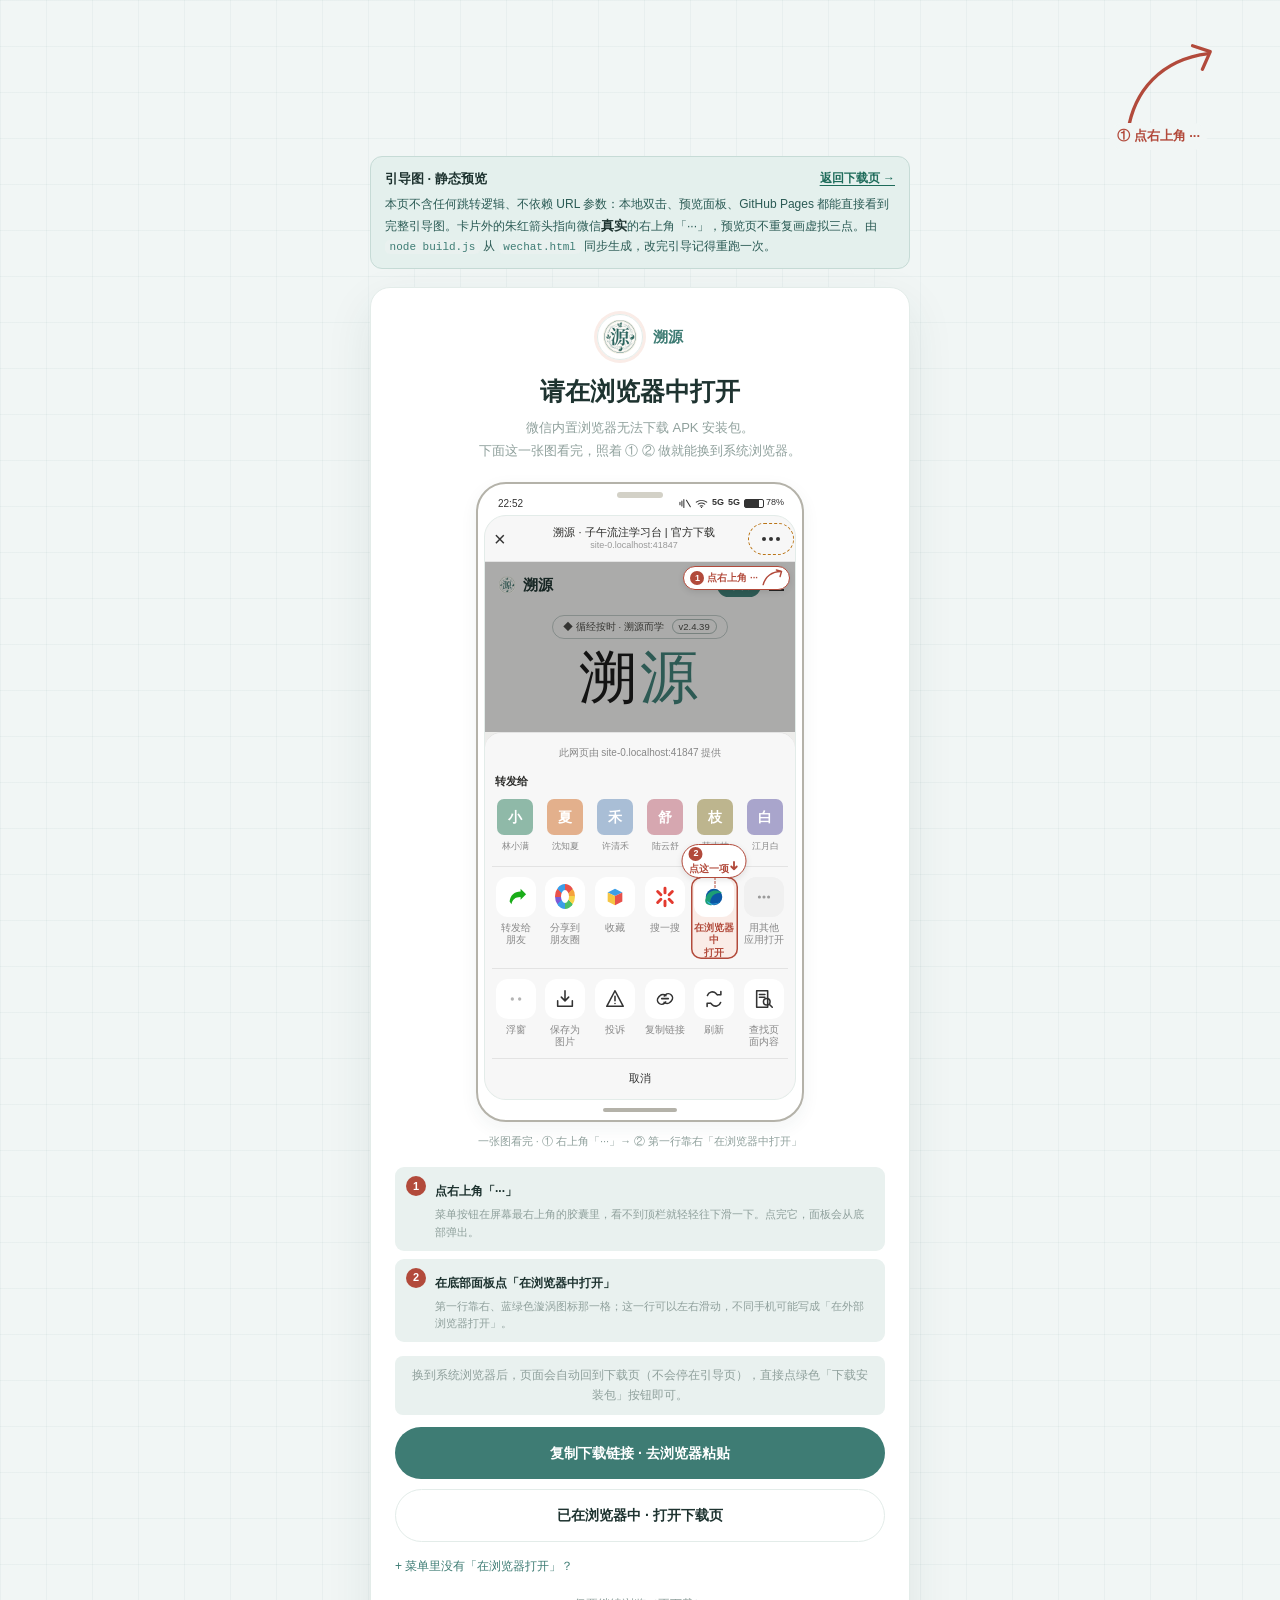
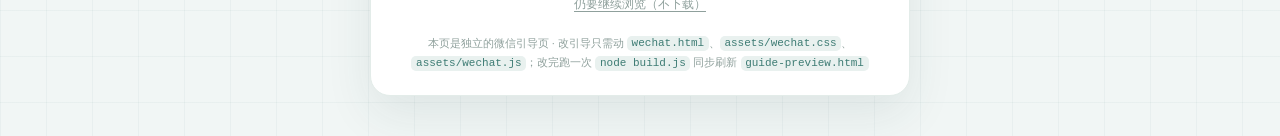
<file: guide-preview.html>
<!DOCTYPE html>
<html lang="zh-CN">
<head>
<meta charset="UTF-8">
<meta name="viewport" content="width=device-width, initial-scale=1, viewport-fit=cover">
<title>引导图静态预览 · 溯源</title>
<meta name="description" content="微信内置浏览器无法下载 APK。照着页面上的一张完整手机示意图，从右上角 ··· 换到系统浏览器再下载。">
<meta name="theme-color" content="#F1F6F5">
<link rel="icon" href="assets/favicon.ico" sizes="any">
<link rel="icon" href="assets/favicon.png" type="image/png">

<!-- 独立静态预览页：由 node build.js 从 wechat.html 生成；改引导请改源文件后重跑本脚本 -->
<!-- 独立静态预览页：线上跳转脚本已移除，本页永不跳转、不依赖 URL 参数 -->

<!-- 与主页 / 诊断页共用同一份微信判定规则 -->
<script src="assets/wx-detect.js?v=20261115r6"></script>
<link rel="stylesheet" href="assets/wechat.css">

<meta name="robots" content="noindex, nofollow">
<style>
  .gp-bar { display: grid; grid-template-columns: 1fr auto; align-items: center; gap: 6px 14px;
    width: min(100%, 540px); margin: 44px 0 18px; padding: 11px 14px;
    border: 1px solid #C6DBD6; border-radius: 12px; background: #E4F0ED;
    font-size: 12px; line-height: 1.65; color: #2A5A54; text-align: left; }
  .gp-bar b { grid-column: 1; grid-row: 1; font-size: 13px; color: #1E3330; }
  .gp-bar a { grid-column: 2; grid-row: 1; white-space: nowrap; color: #1E6B5A; font-weight: 600; text-decoration: underline; text-underline-offset: 3px; }
  .gp-bar span { grid-column: 1 / -1; grid-row: 2; min-width: 0; }
  .gp-bar code { font-size: 11px; }
  .wx-preview-bar { display: none !important; } /* 由上面的横幅代替 */
</style>
</head>
<body>

<div class="wx-page">

      <div class="gp-bar">
        <b>引导图 · 静态预览</b>
        <span>本页不含任何跳转逻辑、不依赖 URL 参数：本地双击、预览面板、GitHub Pages 都能直接看到完整引导图。卡片外的朱红箭头指向微信<b>真实</b>的右上角「···」，预览页不重复画虚拟三点。由 <code>node build.js</code> 从 <code>wechat.html</code> 同步生成，改完引导记得重跑一次。</span>
        <a href="index.html?nowx=1">返回下载页 →</a>
      </div>


  <!-- 卡片外的箭头只指向微信「真实」的右上角 ···。
       这里不画虚拟三点：真实环境本身就有胶囊三点，两个并列会让用户误点假的。 -->
  <div class="wx-pointer" aria-hidden="true">
    <svg class="wx-pointer-arrow" viewBox="0 0 120 110"><path d="M18 100C24 58 52 26 100 20"/><path d="M84 12l18 6-8 18"/></svg>
    <span class="wx-pointer-text">① 点右上角 ···</span>
  </div>

  <main class="wx-panel">
    <div class="wx-preview-bar" id="wxPreviewBar" hidden>
      <span>当前是浏览器预览 · 线上在微信里打开会自动显示本页</span>
      <a href="index.html">去下载页 →</a>
    </div>
    <div class="wx-brand"><img src="assets/logo.png" alt="" width="42" height="42"><span>溯源</span></div>
    <h1 class="wx-title">请在浏览器中打开</h1>
    <p class="wx-lead">微信内置浏览器无法下载 APK 安装包。<br>下面这一张图看完，照着 ① ② 做就能换到系统浏览器。</p>

    <!-- ================= 一张完整手机长方形指示图 =================
         按真实微信分享面板 1:1 还原：6 个联系人 + 两行各 6 个图标。
         ① 指右上角 ···，② 指第一行靠右「在浏览器中打开」。 -->
    <div class="wx-figure">
      <div class="wx-phone" aria-hidden="true">
        <span class="wx-notch"></span>

        <div class="wx-status">
          <span>22:52</span>
          <span class="wx-status-right">
            <svg class="ico-status" viewBox="0 0 20 16"><path d="M3 6v4M6 4v8M9 2v12"/><path d="M13 3l6 10"/></svg>
            <svg class="ico-status" viewBox="0 0 20 16"><path d="M2 6a13 13 0 0 1 16 0M5 9a9 9 0 0 1 10 0M8 12a5 5 0 0 1 4 0"/><circle cx="10" cy="14" r="1" fill="currentColor" stroke="none"/></svg>
            <b>5G</b><b>5G</b>
            <span class="wx-battery"><i></i>78%</span>
          </span>
        </div>

        <div class="wx-screen">
          <div class="wx-bar">
            <span class="wx-close">×</span>
            <span class="wx-bar-center">
              <b>溯源 · 子午流注学习台 | 官方下载</b>
              <em class="js-host">tinanu.github.io</em>
            </span>
            <span class="wx-capsule wx-capsule-target"><i></i><i></i><i></i></span>
            <span class="wx-mark-1"><b>1</b> 点右上角 ···
              <svg viewBox="0 0 30 24"><path d="M3 21C6 10 15 3 27 3"/><path d="M21 1l7 2-2 7"/></svg>
            </span>
          </div>

          <div class="wx-behind">
            <div class="wx-behind-head">
              <span class="wx-behind-brand"><img src="assets/logo.png" alt="" width="22" height="22">溯源</span>
              <span class="wx-behind-right"><em>下载</em><span class="wx-behind-menu"><i></i><i></i><i></i></span></span>
            </div>
            <div class="wx-behind-chip">◆ 循经按时 · 溯源而学 <i class="js-ver"></i></div>
            <div class="wx-behind-title">溯<b>源</b></div>
          </div>

          <div class="wx-sheet">
            <div class="wx-sheet-owner">此网页由 <span class="js-host">tinanu.github.io</span> 提供</div>

            <div class="wx-sheet-contacts">
              <b>转发给</b>
              <div class="wx-contacts">
                <span class="wx-contact"><i class="av-1">小</i><em>林小满</em></span>
                <span class="wx-contact"><i class="av-2">夏</i><em>沈知夏</em></span>
                <span class="wx-contact"><i class="av-3">禾</i><em>许清禾</em></span>
                <span class="wx-contact"><i class="av-4">舒</i><em>陆云舒</em></span>
                <span class="wx-contact"><i class="av-5">枝</i><em>苏南枝</em></span>
                <span class="wx-contact"><i class="av-6">白</i><em>江月白</em></span>
              </div>
            </div>

            <div class="wx-sheet-row">
              <div class="wx-sheet-item"><i class="wx-ico"><svg viewBox="0 0 24 24" class="ico-forward"><path d="M5 17c1-7 5-11 12-11V3l6 6-6 6v-3c-6 0-9 3-10 8z"/></svg></i><span>转发给<br>朋友</span></div>
              <div class="wx-sheet-item"><i class="wx-ico"><span class="ico-wheel"></span></i><span>分享到<br>朋友圈</span></div>
              <div class="wx-sheet-item"><i class="wx-ico"><svg viewBox="0 0 24 24" class="ico-cube"><path style="fill:#3B9EE8" d="M12 3l8 4-8 4-8-4z"/><path style="fill:#F5C542" d="M4 7l8 4v10l-8-4z"/><path style="fill:#E8514B" d="M20 7l-8 4v10l8-4z"/></svg></i><span>收藏</span></div>
              <div class="wx-sheet-item"><i class="wx-ico"><svg viewBox="0 0 24 24" class="ico-star"><path d="M12 2.5v5M12 16.5v5M4 6l3.5 3.5M16.5 14.5 20 18M20 6l-3.5 3.5M7.5 14.5 4 18"/></svg></i><span>搜一搜</span></div>
              <div class="wx-sheet-item hit">
                <span class="wx-hit-flag"><b>2</b> 点这一项<svg viewBox="0 0 12 12"><path d="M6 1v8m0 0-3-3m3 3 3-3"/></svg></span>
                <i class="wx-ico"><svg viewBox="0 0 24 24" class="ico-edge"><circle cx="12" cy="12" r="9" style="fill:#0B57A4"/><path d="M3 13c3-9 13-10 18-5-5-1-10 1-12 5-2 4-1 7 1 8-6 0-9-3-7-8z" style="fill:#1D9E75"/><path d="M4 16c2 5 10 6 15 1-4 3-10 3-12 1" style="fill:#38B7E8"/></svg></i>
                <span data-wx-ios="在 Safari 中打开">在浏览器中<br>打开</span>
              </div>
              <div class="wx-sheet-item"><i class="wx-ico wx-ico-more"><svg viewBox="0 0 24 24" class="ico-more"><circle cx="7" cy="12" r="1.7"/><circle cx="12" cy="12" r="1.7"/><circle cx="17" cy="12" r="1.7"/></svg></i><span>用其他<br>应用打开</span></div>
            </div>

            <div class="wx-sheet-row wx-sheet-row-2">
              <div class="wx-sheet-item"><i class="wx-ico"><svg viewBox="0 0 24 24" class="ico-dots"><circle cx="8" cy="12" r="1.8"/><circle cx="16" cy="12" r="1.8"/></svg></i><span>浮窗</span></div>
              <div class="wx-sheet-item"><i class="wx-ico"><svg viewBox="0 0 24 24" class="ico-line"><path d="M4 14v6h16v-6M12 3v11m0 0 4-4m-4 4-4-4"/></svg></i><span>保存为<br>图片</span></div>
              <div class="wx-sheet-item"><i class="wx-ico"><svg viewBox="0 0 24 24" class="ico-line"><path d="M12 3 3 20h18z"/><path d="M12 9v5M12 17h.01"/></svg></i><span>投诉</span></div>
              <div class="wx-sheet-item"><i class="wx-ico"><svg viewBox="0 0 24 24" class="ico-line"><path d="M13 8.5a4.6 4.6 0 0 0-6.5 0L5 10a4.6 4.6 0 0 0 6.5 6.5l1.3-1.3"/><path d="M11 15.5a4.6 4.6 0 0 0 6.5 0L19 14a4.6 4.6 0 0 0-6.5-6.5L11.2 8.8"/><path d="M8.4 11.6h7.2"/></svg></i><span>复制链接</span></div>
              <div class="wx-sheet-item"><i class="wx-ico"><svg viewBox="0 0 24 24" class="ico-line"><path d="M4.8 8.2a5.6 5.6 0 0 1 9.5-2.1l1.2 1.2M19.2 15.8a5.6 5.6 0 0 1-9.5 2.1l-1.2-1.2"/><path d="M19.5 3.8v3.5H16M4.5 20.2v-3.5H8"/></svg></i><span>刷新</span></div>
              <div class="wx-sheet-item"><i class="wx-ico"><svg viewBox="0 0 24 24" class="ico-line"><path d="M4 3h12v18H4zM7 7h6M7 10h6"/><circle cx="15" cy="15" r="3.6"/><path d="M18 18l3 3"/></svg></i><span>查找页<br>面内容</span></div>
            </div>

            <div class="wx-sheet-cancel">取消</div>
          </div>
        </div>

        <span class="wx-home"></span>
      </div>
      <p class="wx-figure-caption">一张图看完 · ① 右上角「···」→ ② 第一行靠右「在浏览器中打开」</p>
    </div>

    <ol class="wx-howto">
      <li><span>1</span><div><b>点右上角「···」</b><p>菜单按钮在屏幕最右上角的胶囊里，看不到顶栏就轻轻往下滑一下。点完它，面板会从底部弹出。</p></div></li>
      <li><span>2</span><div><b>在底部面板点「<em data-wx-ios="在 Safari 中打开">在浏览器中打开</em>」</b><p>第一行靠右、蓝绿色漩涡图标那一格；这一行可以左右滑动，不同手机可能写成「在外部浏览器打开」。</p></div></li>
    </ol>

    <p class="wx-after">换到系统浏览器后，页面会自动回到下载页（不会停在引导页），直接点绿色「下载安装包」按钮即可。</p>

    <div class="wx-actions">
      <button type="button" class="wx-btn wx-btn-primary" id="wxCopy">复制下载链接 · 去浏览器粘贴</button>
      <a class="wx-btn wx-btn-plain" href="index.html?nowx=1">已在浏览器中 · 打开下载页</a>
    </div>

    <details class="wx-more">
      <summary>菜单里没有「在浏览器打开」？</summary>
      <p>点右上角「···」后，在弹出的底部面板<b>第二行</b>点「复制链接」，再打开手机自带浏览器，长按地址栏粘贴访问；也可以把本页发到「文件传输助手」，在电脑浏览器打开后下载，再传到手机。</p>
      <input class="wx-url" id="wxUrl" type="text" readonly aria-label="下载页链接，可长按选中复制">
    </details>

    <p class="wx-ios-tip" id="wxIosTip" hidden>检测到 iPhone / iPad：溯源目前只提供 Android 安装包，换到浏览器也无法安装。建议把本页转发到安卓手机再下载。</p>
    <button type="button" class="wx-skip" id="wxSkip">仍要继续浏览（不下载）</button>
    <p class="wx-foot">本页是独立的微信引导页 · 改引导只需动 <code>wechat.html</code>、<code>assets/wechat.css</code>、<code>assets/wechat.js</code>；改完跑一次 <code>node build.js</code> 同步刷新 <code>guide-preview.html</code></p>
  </main>

  <div class="wx-toast" id="wxToast" role="status" aria-live="polite"></div>
</div>

<script src="assets/wechat.js"></script>
</body>
</html>
</file>
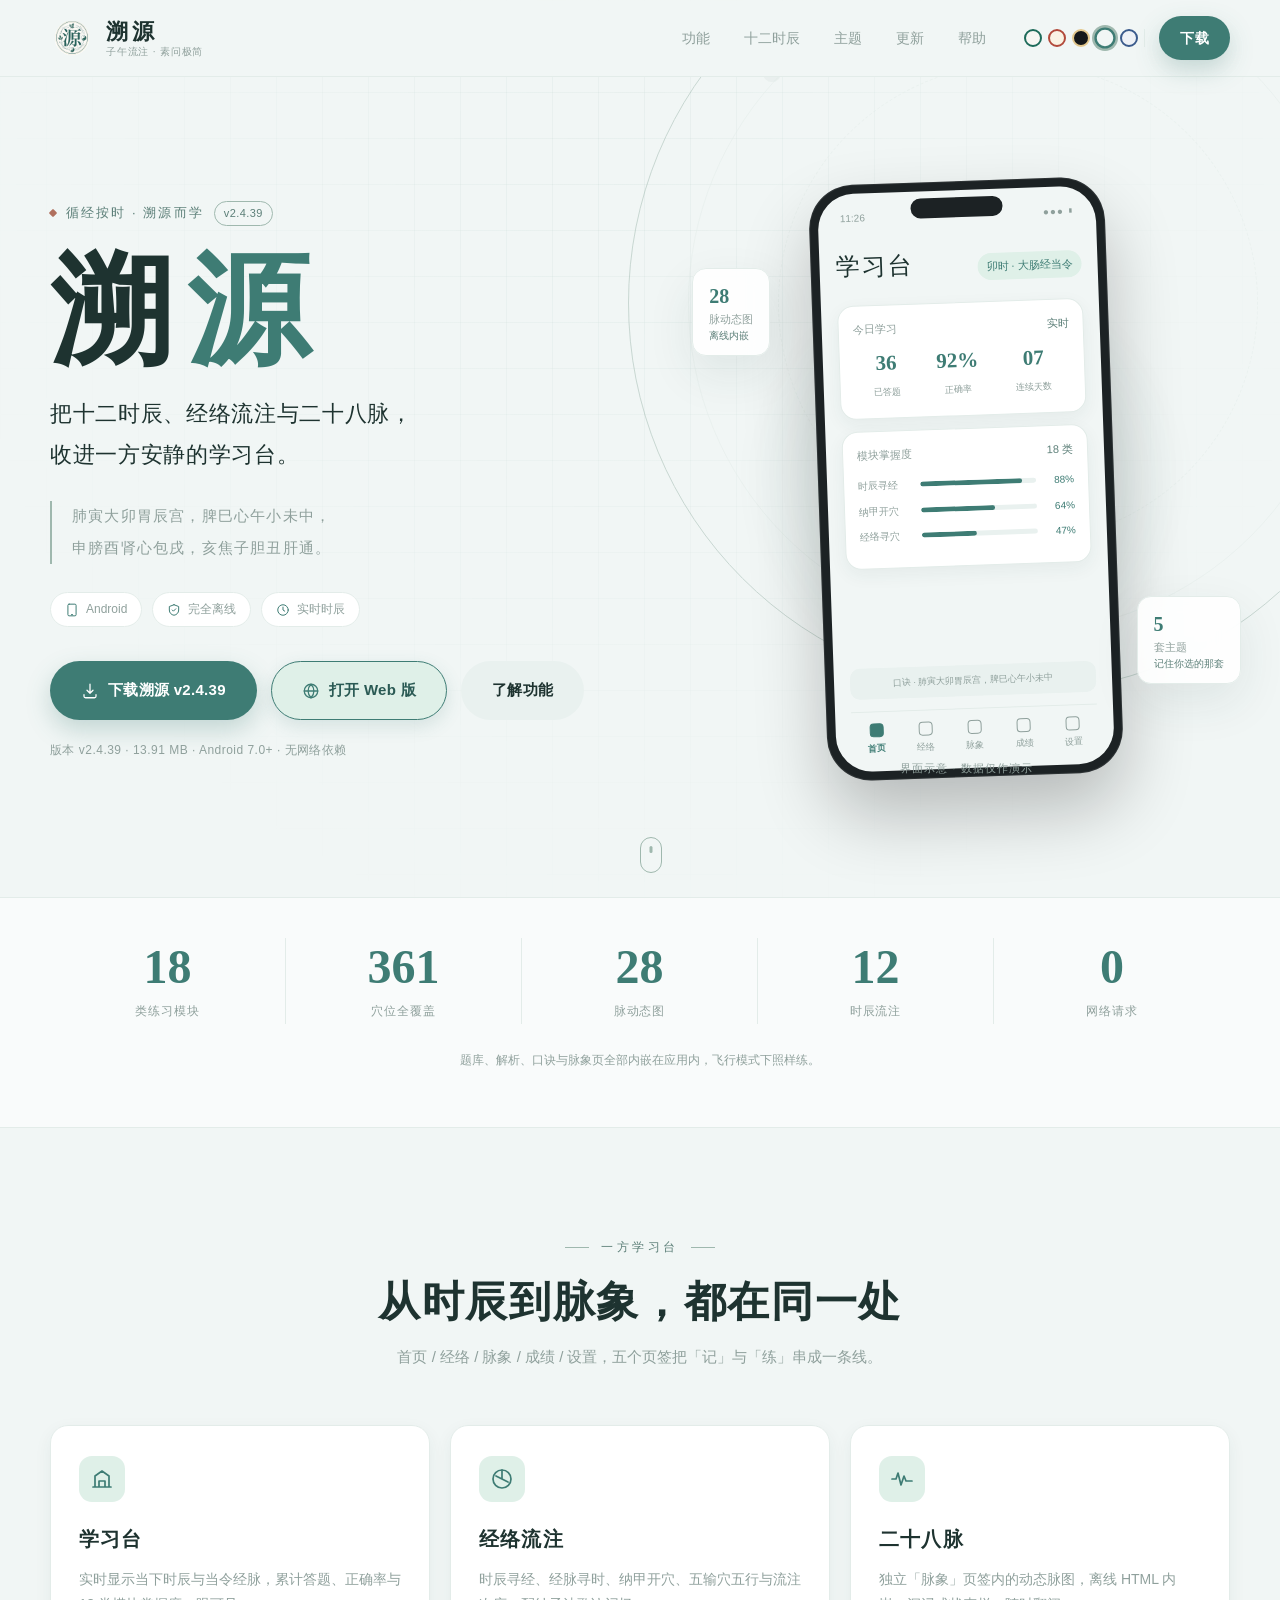
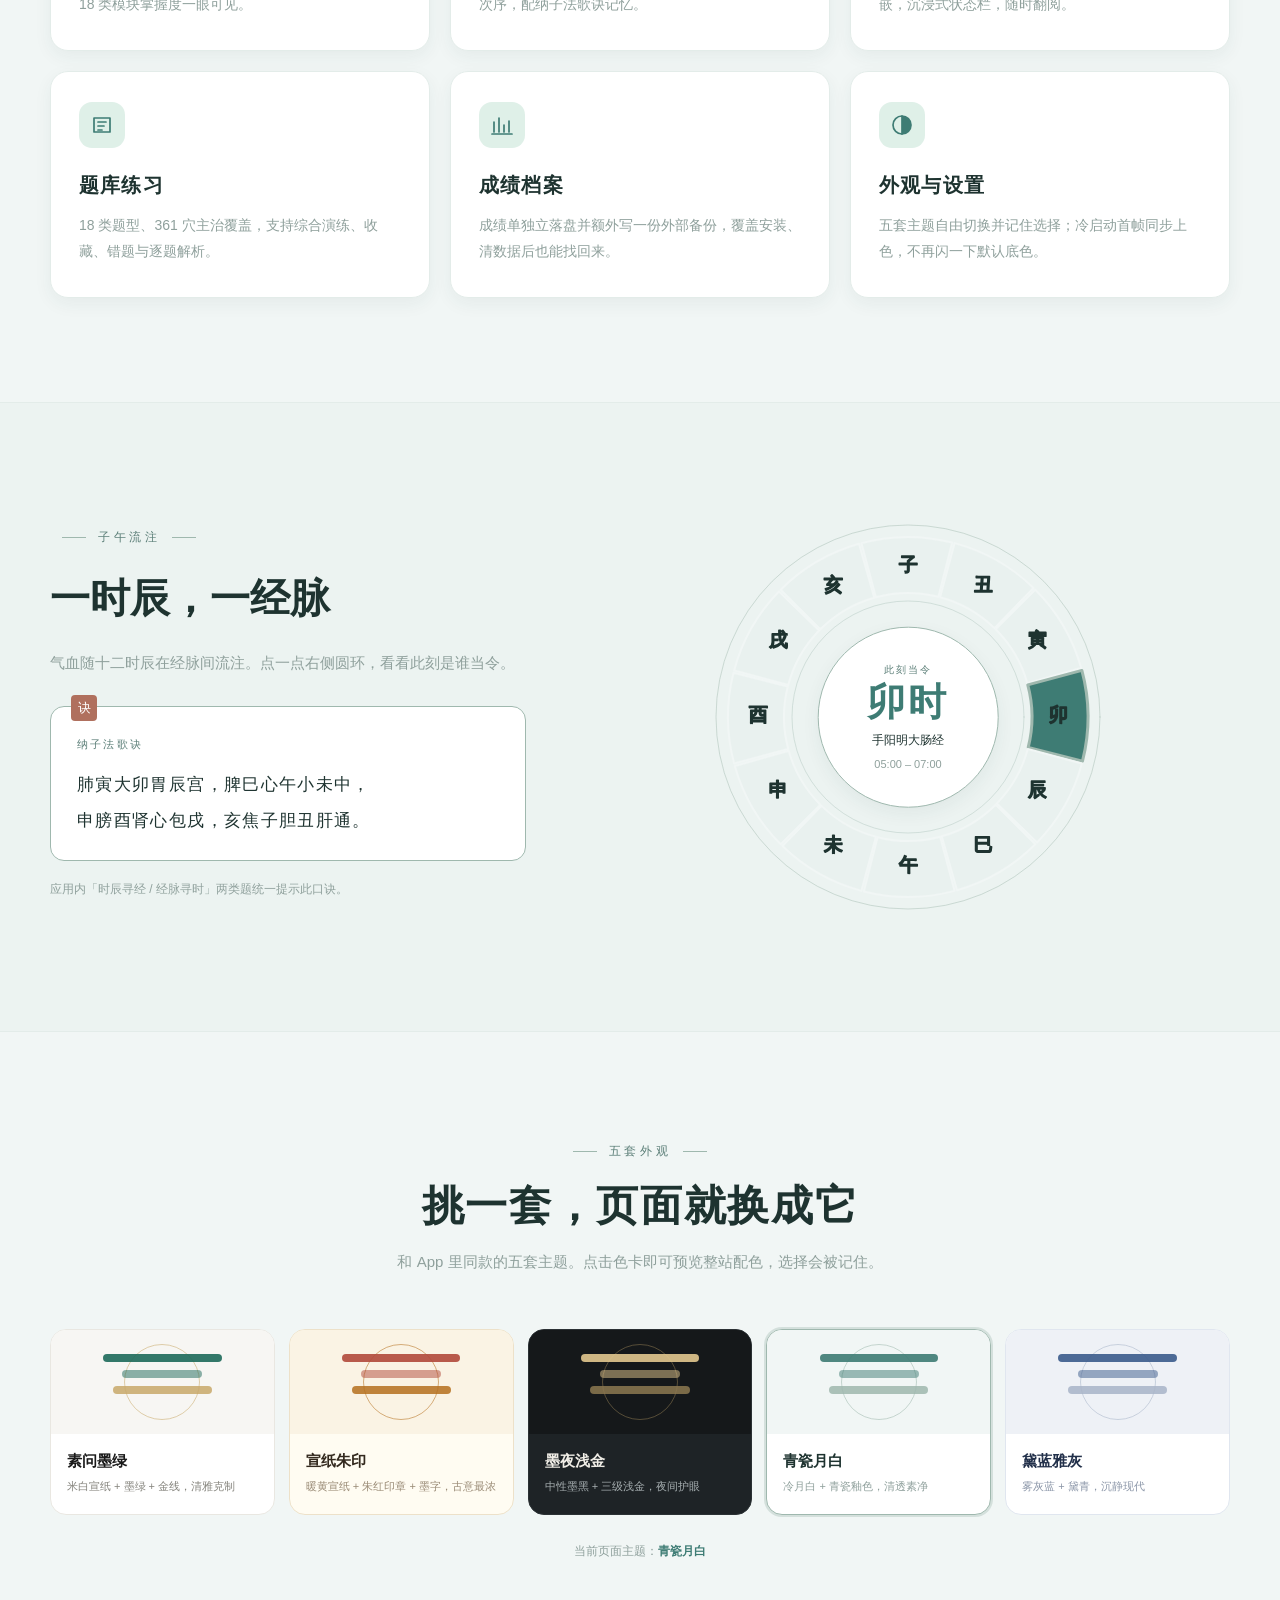
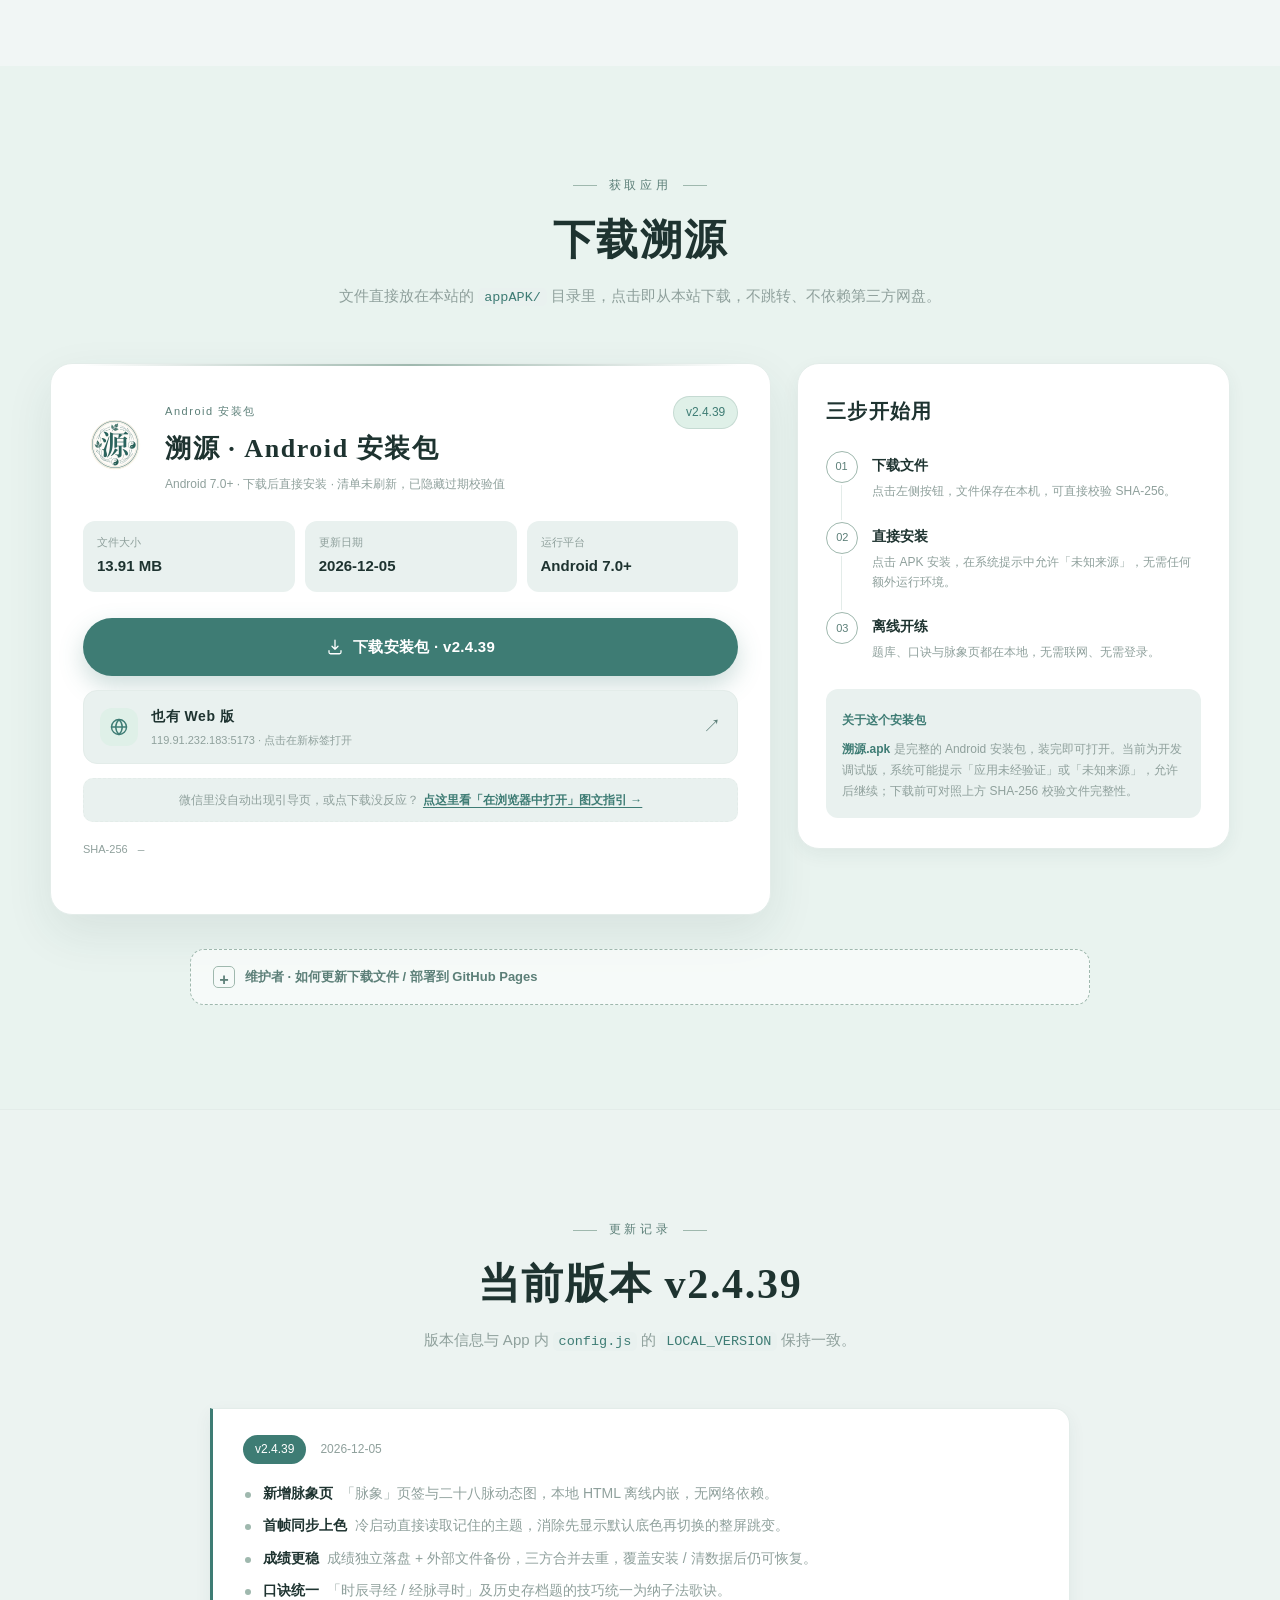
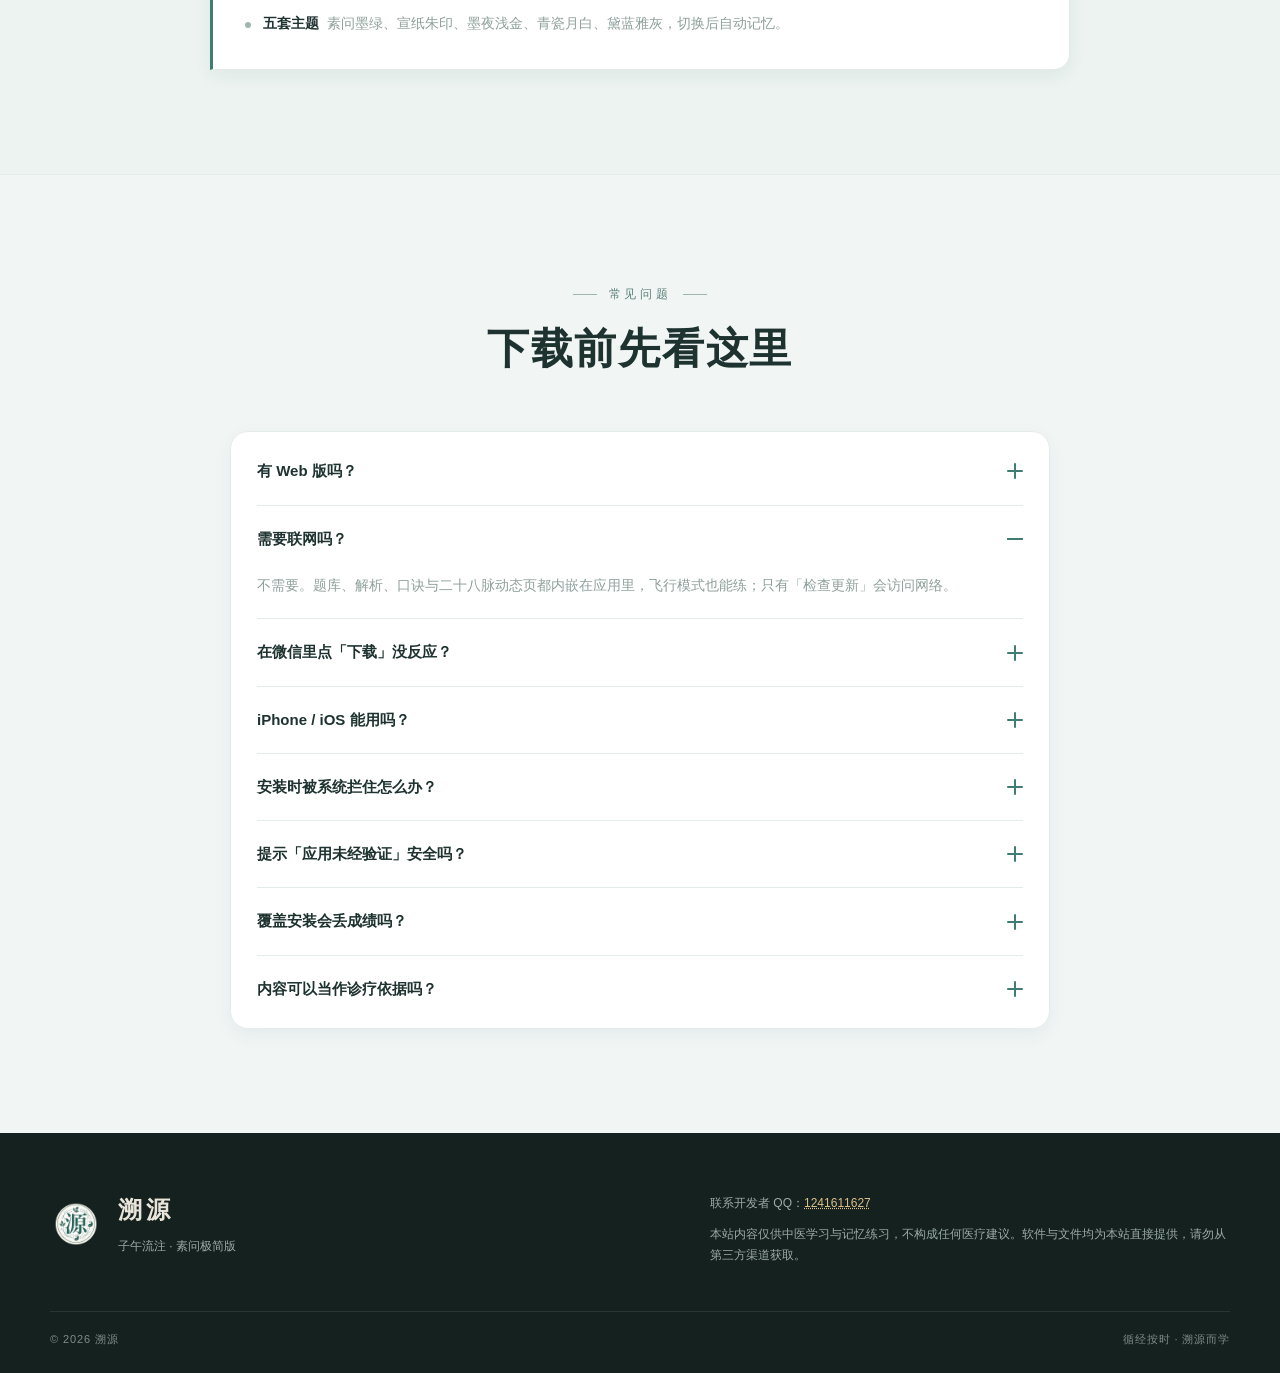
<file: wechat.html>
<!DOCTYPE html>
<html lang="zh-CN">
<head>
<meta charset="UTF-8">
<meta name="viewport" content="width=device-width, initial-scale=1, viewport-fit=cover">
<title>请在浏览器中打开 · 溯源</title>
<meta name="description" content="微信内置浏览器无法下载 APK。照着页面上的一张完整手机示意图，从右上角 ··· 换到系统浏览器再下载。">
<meta name="theme-color" content="#F1F6F5">
<link rel="icon" href="assets/favicon.ico" sizes="any">
<link rel="icon" href="assets/favicon.png" type="image/png">

<!-- 这个页面只负责「微信引导」。
     ★ 跳转规则只看 UA，完全不依赖任何 URL 参数：
       · 微信 / 企业微信内置浏览器 → 停留显示本引导页；
       · 其它浏览器（包括从微信「在浏览器中打开」过来的）→ 首帧直接回 index.html。
       微信换浏览器时可能丢掉或改写 from / preview / wx 参数，靠参数判断就会卡在引导页。
     ★ 想随时查看引导图，打开独立预览页 guide-preview.html：
       纯静态、不含跳转、不吃参数，由 node build.js 从本页同步生成。 -->
<!-- GUIDE-REDIRECT:START （生成 guide-preview.html 时整段删除） -->
<script>
(function () {
  // 与主页共用 assets/wx-detect.js；万一外链没加载成功，用最小兜底
  function isWechat() {
    if (typeof window.suyuanIsWechat === 'function') return window.suyuanIsWechat();
    var ua = navigator.userAgent || '';
    if (/MicroMessenger|wxwork|WeChat|weixin|MMWEBIDEA|Micro Messenger/i.test(ua)) return true;
    try { if (window.__wxjs_environment === 'miniprogram') return true; } catch (e) {}
    try { if (typeof WeixinJSBridge !== 'undefined') return true; } catch (e) {}
    return false;
  }
  window.__suyuanIsWechat = isWechat;
  if (isWechat()) return;

  // 外部浏览器一律回下载页：不读参数、不写跳过标记、不留预览例外。
  function backToDownload() {
    try { location.replace('index.html'); }
    catch (e) { location.href = 'index.html'; }
  }
  backToDownload();                                            // 首帧立即跳，不闪引导页
  document.addEventListener('DOMContentLoaded', backToDownload); // 兜底：head 脚本万一被拦
})();
</script>
<!-- GUIDE-REDIRECT:END -->
<!-- 与主页 / 诊断页共用同一份微信判定规则 -->
<script src="assets/wx-detect.js?v=20261115r6"></script>
<link rel="stylesheet" href="assets/wechat.css">
</head>
<body>

<div class="wx-page">

  <!-- 卡片外的箭头只指向微信「真实」的右上角 ···。
       这里不画虚拟三点：真实环境本身就有胶囊三点，两个并列会让用户误点假的。 -->
  <div class="wx-pointer" aria-hidden="true">
    <svg class="wx-pointer-arrow" viewBox="0 0 120 110"><path d="M18 100C24 58 52 26 100 20"/><path d="M84 12l18 6-8 18"/></svg>
    <span class="wx-pointer-text">① 点右上角 ···</span>
  </div>

  <main class="wx-panel">
    <div class="wx-preview-bar" id="wxPreviewBar" hidden>
      <span>当前是浏览器预览 · 线上在微信里打开会自动显示本页</span>
      <a href="index.html">去下载页 →</a>
    </div>
    <div class="wx-brand"><img src="assets/logo.png" alt="" width="42" height="42"><span>溯源</span></div>
    <h1 class="wx-title">请在浏览器中打开</h1>
    <p class="wx-lead">微信内置浏览器无法下载 APK 安装包。<br>下面这一张图看完，照着 ① ② 做就能换到系统浏览器。</p>

    <!-- ================= 一张完整手机长方形指示图 =================
         按真实微信分享面板 1:1 还原：6 个联系人 + 两行各 6 个图标。
         ① 指右上角 ···，② 指第一行靠右「在浏览器中打开」。 -->
    <div class="wx-figure">
      <div class="wx-phone" aria-hidden="true">
        <span class="wx-notch"></span>

        <div class="wx-status">
          <span>22:52</span>
          <span class="wx-status-right">
            <svg class="ico-status" viewBox="0 0 20 16"><path d="M3 6v4M6 4v8M9 2v12"/><path d="M13 3l6 10"/></svg>
            <svg class="ico-status" viewBox="0 0 20 16"><path d="M2 6a13 13 0 0 1 16 0M5 9a9 9 0 0 1 10 0M8 12a5 5 0 0 1 4 0"/><circle cx="10" cy="14" r="1" fill="currentColor" stroke="none"/></svg>
            <b>5G</b><b>5G</b>
            <span class="wx-battery"><i></i>78%</span>
          </span>
        </div>

        <div class="wx-screen">
          <div class="wx-bar">
            <span class="wx-close">×</span>
            <span class="wx-bar-center">
              <b>溯源 · 子午流注学习台 | 官方下载</b>
              <em class="js-host">tinanu.github.io</em>
            </span>
            <span class="wx-capsule wx-capsule-target"><i></i><i></i><i></i></span>
            <span class="wx-mark-1"><b>1</b> 点右上角 ···
              <svg viewBox="0 0 30 24"><path d="M3 21C6 10 15 3 27 3"/><path d="M21 1l7 2-2 7"/></svg>
            </span>
          </div>

          <div class="wx-behind">
            <div class="wx-behind-head">
              <span class="wx-behind-brand"><img src="assets/logo.png" alt="" width="22" height="22">溯源</span>
              <span class="wx-behind-right"><em>下载</em><span class="wx-behind-menu"><i></i><i></i><i></i></span></span>
            </div>
            <div class="wx-behind-chip">◆ 循经按时 · 溯源而学 <i class="js-ver"></i></div>
            <div class="wx-behind-title">溯<b>源</b></div>
          </div>

          <div class="wx-sheet">
            <div class="wx-sheet-owner">此网页由 <span class="js-host">tinanu.github.io</span> 提供</div>

            <div class="wx-sheet-contacts">
              <b>转发给</b>
              <div class="wx-contacts">
                <span class="wx-contact"><i class="av-1">小</i><em>林小满</em></span>
                <span class="wx-contact"><i class="av-2">夏</i><em>沈知夏</em></span>
                <span class="wx-contact"><i class="av-3">禾</i><em>许清禾</em></span>
                <span class="wx-contact"><i class="av-4">舒</i><em>陆云舒</em></span>
                <span class="wx-contact"><i class="av-5">枝</i><em>苏南枝</em></span>
                <span class="wx-contact"><i class="av-6">白</i><em>江月白</em></span>
              </div>
            </div>

            <div class="wx-sheet-row">
              <div class="wx-sheet-item"><i class="wx-ico"><svg viewBox="0 0 24 24" class="ico-forward"><path d="M5 17c1-7 5-11 12-11V3l6 6-6 6v-3c-6 0-9 3-10 8z"/></svg></i><span>转发给<br>朋友</span></div>
              <div class="wx-sheet-item"><i class="wx-ico"><span class="ico-wheel"></span></i><span>分享到<br>朋友圈</span></div>
              <div class="wx-sheet-item"><i class="wx-ico"><svg viewBox="0 0 24 24" class="ico-cube"><path style="fill:#3B9EE8" d="M12 3l8 4-8 4-8-4z"/><path style="fill:#F5C542" d="M4 7l8 4v10l-8-4z"/><path style="fill:#E8514B" d="M20 7l-8 4v10l8-4z"/></svg></i><span>收藏</span></div>
              <div class="wx-sheet-item"><i class="wx-ico"><svg viewBox="0 0 24 24" class="ico-star"><path d="M12 2.5v5M12 16.5v5M4 6l3.5 3.5M16.5 14.5 20 18M20 6l-3.5 3.5M7.5 14.5 4 18"/></svg></i><span>搜一搜</span></div>
              <div class="wx-sheet-item hit">
                <span class="wx-hit-flag"><b>2</b> 点这一项<svg viewBox="0 0 12 12"><path d="M6 1v8m0 0-3-3m3 3 3-3"/></svg></span>
                <i class="wx-ico"><svg viewBox="0 0 24 24" class="ico-edge"><circle cx="12" cy="12" r="9" style="fill:#0B57A4"/><path d="M3 13c3-9 13-10 18-5-5-1-10 1-12 5-2 4-1 7 1 8-6 0-9-3-7-8z" style="fill:#1D9E75"/><path d="M4 16c2 5 10 6 15 1-4 3-10 3-12 1" style="fill:#38B7E8"/></svg></i>
                <span data-wx-ios="在 Safari 中打开">在浏览器中<br>打开</span>
              </div>
              <div class="wx-sheet-item"><i class="wx-ico wx-ico-more"><svg viewBox="0 0 24 24" class="ico-more"><circle cx="7" cy="12" r="1.7"/><circle cx="12" cy="12" r="1.7"/><circle cx="17" cy="12" r="1.7"/></svg></i><span>用其他<br>应用打开</span></div>
            </div>

            <div class="wx-sheet-row wx-sheet-row-2">
              <div class="wx-sheet-item"><i class="wx-ico"><svg viewBox="0 0 24 24" class="ico-dots"><circle cx="8" cy="12" r="1.8"/><circle cx="16" cy="12" r="1.8"/></svg></i><span>浮窗</span></div>
              <div class="wx-sheet-item"><i class="wx-ico"><svg viewBox="0 0 24 24" class="ico-line"><path d="M4 14v6h16v-6M12 3v11m0 0 4-4m-4 4-4-4"/></svg></i><span>保存为<br>图片</span></div>
              <div class="wx-sheet-item"><i class="wx-ico"><svg viewBox="0 0 24 24" class="ico-line"><path d="M12 3 3 20h18z"/><path d="M12 9v5M12 17h.01"/></svg></i><span>投诉</span></div>
              <div class="wx-sheet-item"><i class="wx-ico"><svg viewBox="0 0 24 24" class="ico-line"><path d="M13 8.5a4.6 4.6 0 0 0-6.5 0L5 10a4.6 4.6 0 0 0 6.5 6.5l1.3-1.3"/><path d="M11 15.5a4.6 4.6 0 0 0 6.5 0L19 14a4.6 4.6 0 0 0-6.5-6.5L11.2 8.8"/><path d="M8.4 11.6h7.2"/></svg></i><span>复制链接</span></div>
              <div class="wx-sheet-item"><i class="wx-ico"><svg viewBox="0 0 24 24" class="ico-line"><path d="M4.8 8.2a5.6 5.6 0 0 1 9.5-2.1l1.2 1.2M19.2 15.8a5.6 5.6 0 0 1-9.5 2.1l-1.2-1.2"/><path d="M19.5 3.8v3.5H16M4.5 20.2v-3.5H8"/></svg></i><span>刷新</span></div>
              <div class="wx-sheet-item"><i class="wx-ico"><svg viewBox="0 0 24 24" class="ico-line"><path d="M4 3h12v18H4zM7 7h6M7 10h6"/><circle cx="15" cy="15" r="3.6"/><path d="M18 18l3 3"/></svg></i><span>查找页<br>面内容</span></div>
            </div>

            <div class="wx-sheet-cancel">取消</div>
          </div>
        </div>

        <span class="wx-home"></span>
      </div>
      <p class="wx-figure-caption">一张图看完 · ① 右上角「···」→ ② 第一行靠右「在浏览器中打开」</p>
    </div>

    <ol class="wx-howto">
      <li><span>1</span><div><b>点右上角「···」</b><p>菜单按钮在屏幕最右上角的胶囊里，看不到顶栏就轻轻往下滑一下。点完它，面板会从底部弹出。</p></div></li>
      <li><span>2</span><div><b>在底部面板点「<em data-wx-ios="在 Safari 中打开">在浏览器中打开</em>」</b><p>第一行靠右、蓝绿色漩涡图标那一格；这一行可以左右滑动，不同手机可能写成「在外部浏览器打开」。</p></div></li>
    </ol>

    <p class="wx-after">换到系统浏览器后，页面会自动回到下载页（不会停在引导页），直接点绿色「下载安装包」按钮即可。</p>

    <div class="wx-actions">
      <button type="button" class="wx-btn wx-btn-primary" id="wxCopy">复制下载链接 · 去浏览器粘贴</button>
      <a class="wx-btn wx-btn-plain" href="index.html?nowx=1">已在浏览器中 · 打开下载页</a>
    </div>

    <details class="wx-more">
      <summary>菜单里没有「在浏览器打开」？</summary>
      <p>点右上角「···」后，在弹出的底部面板<b>第二行</b>点「复制链接」，再打开手机自带浏览器，长按地址栏粘贴访问；也可以把本页发到「文件传输助手」，在电脑浏览器打开后下载，再传到手机。</p>
      <input class="wx-url" id="wxUrl" type="text" readonly aria-label="下载页链接，可长按选中复制">
    </details>

    <p class="wx-ios-tip" id="wxIosTip" hidden>检测到 iPhone / iPad：溯源目前只提供 Android 安装包，换到浏览器也无法安装。建议把本页转发到安卓手机再下载。</p>
    <button type="button" class="wx-skip" id="wxSkip">仍要继续浏览（不下载）</button>
    <p class="wx-foot">本页是独立的微信引导页 · 改引导只需动 <code>wechat.html</code>、<code>assets/wechat.css</code>、<code>assets/wechat.js</code>；改完跑一次 <code>node build.js</code> 同步刷新 <code>guide-preview.html</code></p>
  </main>

  <div class="wx-toast" id="wxToast" role="status" aria-live="polite"></div>
</div>

<script src="assets/wechat.js"></script>
</body>
</html>
</file>
<file: assets/style.css>
/* ==========================================================================
   溯源 · 下载页
   配色取自 子午流注.js 内的五套 THEMES，页面主题与 App 内主题一一对应
   ========================================================================== */

/* 默认主题：青瓷月白。:root 直接给青瓷变量，保证首帧与脚本未执行时都不闪米白 */
:root,
[data-theme="qingci"] {
  --bg: #F1F6F5; --card: #FFFFFF; --ink: #1E3330; --sub: #8FA09C;
  --accent: #3E7C74; --accent-deep: #2A5A54; --on-accent: #FFFFFF;
  --gold: #9FB8AE; --gold-ink: #5C7F78; --line: #E3ECE9;
  --soft: #E9F1EF; --soft-green: #DFF0E8;
  --seal: #B0705E; --grid: rgba(62, 124, 116, .05);
  --shadow: 0 18px 48px rgba(30, 70, 65, .09);
  --shadow-sm: 0 6px 18px rgba(30, 70, 65, .06);
  color-scheme: light;
}
[data-theme="suwen"] {
  --bg: #F7F6F3; --card: #FFFFFF; --ink: #1A1A1A; --sub: #85847D;
  --accent: #1E6B5A; --accent-deep: #0E3B36; --on-accent: #FFFFFF;
  --gold: #C8A96A; --gold-ink: #8A7A5C; --line: #E9E7E1;
  --soft: #F1F0EC; --soft-green: #EAF3EF;
  --seal: #B24A3B; --grid: rgba(30, 107, 90, .055);
  --shadow: 0 18px 48px rgba(28, 50, 44, .09);
  --shadow-sm: 0 6px 18px rgba(28, 50, 44, .06);
  color-scheme: light;
}
[data-theme="xuanzhi"] {
  --bg: #FAF3E4; --card: #FFFCF2; --ink: #33291E; --sub: #9A8B76;
  --accent: #B24A3B; --accent-deep: #8A362B; --on-accent: #FFF6E6;
  --gold: #B5701E; --gold-ink: #8A6A2E; --line: #EDE1C9;
  --soft: #F2E8D3; --soft-green: #F7E4D8;
  --seal: #8A362B; --grid: rgba(178, 74, 59, .05);
  --shadow: 0 18px 48px rgba(90, 60, 30, .10);
  --shadow-sm: 0 6px 18px rgba(90, 60, 30, .07);
  color-scheme: light;
}
[data-theme="moye"] {
  --bg: #15181A; --card: #1E2326; --ink: #F0EDE6; --sub: #A6AEB0;
  --accent: #E3C88E; --accent-deep: #B08F55; --on-accent: #17191A;
  --gold: #8C7850; --gold-ink: #C9B187; --line: #2B3134;
  --soft: #242A2D; --soft-green: #2C2B26;
  --seal: #C8796B; --grid: rgba(227, 200, 142, .045);
  --shadow: 0 18px 48px rgba(0, 0, 0, .38);
  --shadow-sm: 0 6px 18px rgba(0, 0, 0, .28);
  color-scheme: dark;
}
[data-theme="dailan"] {
  --bg: #EEF1F6; --card: #FFFFFF; --ink: #22304A; --sub: #8B96A8;
  --accent: #3B5B8C; --accent-deep: #2A4368; --on-accent: #FFFFFF;
  --gold: #A8B4C8; --gold-ink: #6B7A96; --line: #E0E6EF;
  --soft: #E6EBF3; --soft-green: #E2ECF8;
  --seal: #B05B4B; --grid: rgba(59, 91, 140, .05);
  --shadow: 0 18px 48px rgba(35, 55, 90, .10);
  --shadow-sm: 0 6px 18px rgba(35, 55, 90, .06);
  color-scheme: light;
}

* { box-sizing: border-box; }
html { scroll-behavior: smooth; scroll-padding-top: 88px; }
body {
  margin: 0; background: var(--bg); color: var(--ink);
  font-family: -apple-system, BlinkMacSystemFont, "Segoe UI", "PingFang SC", "Hiragino Sans GB", "Microsoft YaHei", sans-serif;
  font-size: 16px; line-height: 1.75; -webkit-font-smoothing: antialiased;
  transition: background-color .35s ease, color .35s ease;
  overflow-x: hidden;
}
h1, h2, h3, .serif { font-family: "Songti SC", "STSong", "Noto Serif SC", "SimSun", serif; }
a { color: inherit; text-decoration: none; }
button { font: inherit; cursor: pointer; }
img { display: block; max-width: 100%; }
code { font-family: "SFMono-Regular", Consolas, "Liberation Mono", monospace; font-size: .9em; background: var(--soft); color: var(--accent); padding: .12em .42em; border-radius: 5px; }
svg { width: 1em; height: 1em; fill: none; stroke: currentColor; stroke-width: 1.7; stroke-linecap: round; stroke-linejoin: round; }
:focus-visible { outline: 2px solid var(--gold); outline-offset: 3px; border-radius: 4px; }

.wrap { width: min(1180px, calc(100% - 48px)); margin-inline: auto; }
.page-grid {
  position: fixed; inset: 0; z-index: -1; pointer-events: none;
  background-image:
    linear-gradient(to right, var(--grid) 1px, transparent 1px),
    linear-gradient(to bottom, var(--grid) 1px, transparent 1px);
  background-size: 46px 46px;
  -webkit-mask-image: radial-gradient(ellipse at 50% 20%, #000 0%, transparent 78%);
  mask-image: radial-gradient(ellipse at 50% 20%, #000 0%, transparent 78%);
}

/* ---------------- 通用 ---------------- */
.btn {
  display: inline-flex; align-items: center; justify-content: center; gap: 9px;
  padding: 11px 22px; border-radius: 999px; border: 1px solid transparent;
  font-size: 14px; font-weight: 600; letter-spacing: .02em; white-space: nowrap;
  transition: transform .2s ease, box-shadow .2s ease, background-color .25s ease, border-color .25s ease, color .25s ease;
}
.btn svg { width: 18px; height: 18px; }
.btn:hover { transform: translateY(-2px); }
.btn-primary { background: var(--accent); color: var(--on-accent); box-shadow: 0 10px 24px color-mix(in srgb, var(--accent) 26%, transparent); }
.btn-primary:hover { background: var(--accent-deep); box-shadow: 0 14px 30px color-mix(in srgb, var(--accent) 34%, transparent); }
.btn-outline { border-color: var(--line); background: var(--card); color: var(--ink); }
.btn-outline:hover { border-color: var(--gold); }
.btn-ghost { background: var(--soft); color: var(--ink); }
.btn-ghost:hover { background: var(--soft-green); }
/* 首屏 Web 版：仅次于主下载的「第二主行动」，用主题色描边 + 淡绿底，明显强于了解功能 */
.btn-web {
  border-color: var(--accent); background: var(--soft-green); color: var(--accent-deep);
  font-weight: 700;
  box-shadow: 0 6px 18px color-mix(in srgb, var(--accent) 16%, transparent);
}
.btn-web svg { color: var(--accent); }
.btn-web:hover {
  background: var(--accent); border-color: var(--accent); color: var(--on-accent);
  box-shadow: 0 12px 26px color-mix(in srgb, var(--accent) 30%, transparent);
}
.btn-web:hover svg { color: var(--on-accent); }
.btn-web.missing { opacity: .9; }   /* 未配置时略收，但依然是首屏第二醒目的入口 */
.btn-lg { padding: 15px 30px; font-size: 15px; border-radius: 999px; }
.btn-block { display: flex; width: 100%; }
.btn[hidden] { display: none; }

.section { padding: 104px 0; }
.section-tint { background: color-mix(in srgb, var(--soft) 62%, transparent); border-block: 1px solid var(--line); }
.section-head { max-width: 680px; margin: 0 auto 54px; text-align: center; }
.section-kicker { display: inline-block; font-size: 12px; letter-spacing: .3em; color: var(--gold-ink); margin-bottom: 16px; }
.section-kicker::before, .section-kicker::after { content: ""; display: inline-block; width: 24px; height: 1px; background: var(--gold); vertical-align: middle; margin: 0 12px; }
.section-head h2 { font-size: clamp(28px, 3.6vw, 42px); line-height: 1.35; margin: 0 0 14px; letter-spacing: .04em; }
.section-head p { color: var(--sub); margin: 0; font-size: 15px; }

/* 默认始终可见：即使内嵌预览 / 打印 / IO 未触发也不会出现整段空白。
   进入视口时补一段上浮动画（只动 transform，不动 opacity，避免任何环境下的淡出空白）。 */
.reveal { opacity: 1; transform: none; }
.reveal.visible { animation: rise .7s cubic-bezier(.2,.7,.2,1) both; }
@keyframes rise { from { transform: translateY(18px); } to { transform: none; } }

/* ---------------- Header ---------------- */
.site-header {
  position: sticky; top: 0; z-index: 50;
  background: color-mix(in srgb, var(--bg) 86%, transparent);
  backdrop-filter: blur(14px); -webkit-backdrop-filter: blur(14px);
  border-bottom: 1px solid var(--line);
}
.header-inner { width: min(1180px, calc(100% - 48px)); margin-inline: auto; height: 76px; display: flex; align-items: center; gap: 24px; }
.brand { display: flex; align-items: center; gap: 12px; flex-shrink: 0; }
.brand-logo { width: 44px; height: 44px; border-radius: 50%; }
.brand-text { display: flex; flex-direction: column; line-height: 1.25; }
.brand-text strong { font-family: "Songti SC", "STSong", "SimSun", serif; font-size: 22px; letter-spacing: .16em; }
.brand-text small { font-size: 10px; color: var(--sub); letter-spacing: .08em; }
.nav { display: flex; align-items: center; gap: 6px; margin-left: auto; }
.nav-link { padding: 8px 14px; border-radius: 999px; font-size: 14px; color: var(--sub); transition: color .2s, background-color .2s; }
.nav-link:hover, .nav-link.active { color: var(--accent); background: var(--soft-green); }
.header-actions { display: flex; align-items: center; gap: 10px; }
.theme-dots { display: flex; gap: 6px; padding-right: 6px; border-right: 1px solid var(--line); margin-right: 4px; }
.theme-dots button {
  width: 18px; height: 18px; border-radius: 50%; padding: 0;
  background: var(--dot-bg); border: 2px solid var(--dot);
  box-shadow: inset 0 0 0 3px var(--dot-bg);
  transition: transform .2s ease, box-shadow .2s ease;
}
.theme-dots button:hover { transform: scale(1.18); }
.theme-dots button.active { transform: scale(1.18); box-shadow: inset 0 0 0 2px var(--dot-bg), 0 0 0 2px var(--gold); }
.header-github { padding: 9px 16px; }
.header-github svg { fill: currentColor; stroke: none; }
.header-download { padding: 9px 20px; }
.nav-toggle { display: none; width: 38px; height: 38px; border: 1px solid var(--line); border-radius: 10px; background: var(--card); padding: 9px; flex-direction: column; justify-content: space-between; }
.nav-toggle span { display: block; height: 2px; background: var(--ink); border-radius: 2px; }

/* ---------------- Hero ---------------- */
.hero { position: relative; padding: 92px 0 108px; overflow: hidden; }
.hero-inner { display: grid; grid-template-columns: 1.05fr .95fr; align-items: center; gap: 70px; }
.hero-orbit { position: absolute; inset: -20% -10% auto auto; width: 780px; height: 780px; pointer-events: none; opacity: .5; }
.hero-orbit span { position: absolute; inset: 0; border: 1px solid var(--gold); border-radius: 50%; }
.hero-orbit span:nth-child(2) { inset: 60px; border-color: var(--line); }
.hero-orbit span:nth-child(3) { inset: 150px; border-color: var(--line); border-style: dashed; }
.hero-orbit::after { content: ""; position: absolute; top: 20%; left: 18%; width: 8px; height: 8px; border-radius: 50%; background: var(--gold); box-shadow: 0 0 0 5px color-mix(in srgb, var(--gold) 20%, transparent); }
.eyebrow { display: inline-flex; align-items: center; gap: 10px; font-size: 13px; letter-spacing: .16em; color: var(--gold-ink); margin-bottom: 24px; }
.eyebrow i { width: 6px; height: 6px; background: var(--seal); border-radius: 1px; transform: rotate(45deg); }
.eyebrow-ver { font-size: 11px; letter-spacing: .04em; padding: 2px 9px; border: 1px solid var(--gold); border-radius: 999px; color: var(--gold-ink); }
.hero h1 { font-size: clamp(74px, 10vw, 122px); line-height: 1; letter-spacing: .12em; margin: 0 0 22px; }
.hero h1 span { color: var(--accent); }
.hero-sub { font-size: clamp(18px, 2vw, 22px); line-height: 1.85; margin: 0 0 26px; letter-spacing: .03em; }
.hero-quote {
  font-family: "Songti SC", "STSong", "SimSun", serif; font-size: 15px; line-height: 2.1;
  color: var(--sub); border-left: 2px solid var(--gold); padding-left: 20px; margin: 0 0 28px; letter-spacing: .08em;
}
.hero-badges { display: flex; flex-wrap: wrap; gap: 10px; margin-bottom: 34px; }
.hero-badges span { display: inline-flex; align-items: center; gap: 7px; padding: 6px 14px; border-radius: 999px; border: 1px solid var(--line); background: var(--card); font-size: 12px; color: var(--sub); }
.hero-badges svg { width: 14px; height: 14px; color: var(--accent); }
.hero-cta { display: flex; flex-wrap: wrap; gap: 14px; }
.hero-meta { margin: 20px 0 0; font-size: 12px; color: var(--sub); letter-spacing: .04em; }

.hero-visual { position: relative; display: flex; justify-content: center; align-items: center; min-height: 620px; }
.visual-halo { position: absolute; width: 460px; height: 460px; border-radius: 50%; background: radial-gradient(circle, color-mix(in srgb, var(--accent) 13%, transparent) 0%, transparent 70%); filter: blur(6px); }
.phone {
  position: relative; width: 296px; height: 596px; border-radius: 44px;
  background: #1C2224; padding: 9px; box-shadow: 0 36px 70px rgba(0,0,0,.24), 0 0 0 1px rgba(255,255,255,.08) inset;
  transform: rotate(-2deg); transition: transform .5s ease;
}
.phone:hover { transform: rotate(0deg) translateY(-6px); }
.phone-notch { position: absolute; top: 16px; left: 50%; transform: translateX(-50%); width: 92px; height: 20px; border-radius: 999px; background: #1C2224; z-index: 2; }
.phone-screen {
  height: 100%; border-radius: 36px; background: var(--bg); color: var(--ink);
  padding: 14px 16px 0; display: flex; flex-direction: column; overflow: hidden;
  transition: background-color .35s ease, color .35s ease;
}
.phone-status { display: flex; justify-content: space-between; font-size: 10px; color: var(--sub); padding: 2px 6px 18px; }
.phone-status-icons { letter-spacing: 1px; }
.phone-top { display: flex; justify-content: space-between; align-items: baseline; margin-bottom: 18px; }
.phone-label { font-family: "Songti SC", "STSong", serif; font-size: 24px; letter-spacing: .08em; }
.phone-hour { font-size: 11px; color: var(--accent); background: var(--soft-green); padding: 4px 9px; border-radius: 999px; }
.phone-card { background: var(--card); border: 1px solid var(--line); border-radius: 16px; padding: 14px; margin-bottom: 12px; box-shadow: var(--shadow-sm); }
.phone-card-title { display: flex; justify-content: space-between; font-size: 11px; color: var(--sub); margin-bottom: 12px; }
.phone-card-title span { color: var(--gold-ink); }
.phone-numbers { display: flex; justify-content: space-around; text-align: center; }
.phone-numbers b { display: block; font-size: 21px; font-family: "Songti SC", serif; color: var(--accent); line-height: 1.2; }
.phone-numbers small { font-size: 9px; color: var(--sub); }
.phone-bar { display: flex; align-items: center; gap: 8px; font-size: 10px; margin: 8px 0; }
.phone-bar label { width: 54px; color: var(--sub); flex-shrink: 0; }
.phone-bar i { flex: 1; height: 5px; background: var(--soft); border-radius: 99px; position: relative; overflow: hidden; }
.phone-bar i::after { content: ""; position: absolute; inset: 0 auto 0 0; width: var(--w); background: var(--accent); border-radius: 99px; }
.phone-bar em { font-style: normal; width: 30px; text-align: right; color: var(--accent); }
.phone-tip { font-size: 9px; color: var(--sub); background: var(--soft); border-radius: 10px; padding: 8px 10px; margin-top: auto; margin-bottom: 12px; text-align: center; }
.phone-tabs { display: flex; justify-content: space-around; border-top: 1px solid var(--line); padding: 11px 0 14px; font-size: 9px; color: var(--sub); }
.phone-tabs span { display: flex; flex-direction: column; align-items: center; gap: 4px; }
.phone-tabs i { width: 14px; height: 14px; border: 1.4px solid currentColor; border-radius: 4px; }
.phone-tabs .on { color: var(--accent); font-weight: 700; }
.phone-tabs .on i { background: var(--accent); border-color: var(--accent); }
.float-chip {
  position: absolute; z-index: 3; display: flex; flex-direction: column;
  padding: 12px 16px; border-radius: 14px; font-size: 11px; color: var(--sub);
  background: color-mix(in srgb, var(--card) 88%, transparent); border: 1px solid var(--line);
  box-shadow: var(--shadow); backdrop-filter: blur(10px); line-height: 1.5;
}
.float-chip b { font-family: "Songti SC", serif; font-size: 20px; color: var(--accent); }
.float-chip span { font-size: 10px; color: var(--gold-ink); }
.chip-a { top: 16%; left: -2%; animation: floaty 6s ease-in-out infinite; }
.chip-b { bottom: 17%; right: -2%; animation: floaty 7s ease-in-out infinite reverse; }
.visual-caption { position: absolute; bottom: 0; font-size: 11px; color: var(--sub); letter-spacing: .1em; }
@keyframes floaty { 0%,100% { transform: translateY(0); } 50% { transform: translateY(-9px); } }
.scroll-hint { position: absolute; bottom: 24px; left: 50%; width: 22px; height: 36px; border: 1px solid var(--gold); border-radius: 999px; }
.scroll-hint span { position: absolute; top: 8px; left: 50%; width: 3px; height: 7px; background: var(--gold); border-radius: 2px; transform: translateX(-50%); animation: scrollDot 1.8s ease-in-out infinite; }
@keyframes scrollDot { 0%,100% { opacity: 1; transform: translate(-50%, 0); } 70% { opacity: .2; transform: translate(-50%, 12px); } }

/* ---------------- Stats ---------------- */
.stats { padding: 40px 0 56px; border-block: 1px solid var(--line); background: color-mix(in srgb, var(--card) 55%, transparent); }
.stats-grid { display: grid; grid-template-columns: repeat(5, 1fr); text-align: center; }
.stat { border-right: 1px solid var(--line); }
.stat:last-child { border-right: 0; }
.stat b { display: block; font-family: "Songti SC", "STSong", serif; font-size: clamp(34px, 4vw, 48px); color: var(--accent); line-height: 1.2; }
.stat span { font-size: 12px; color: var(--sub); letter-spacing: .08em; }
.stats-note { text-align: center; font-size: 12px; color: var(--sub); margin: 26px 0 0; }

/* ---------------- Features ---------------- */
.feature-grid { display: grid; grid-template-columns: repeat(3, 1fr); gap: 20px; }
.feature-card {
  position: relative; background: var(--card); border: 1px solid var(--line); border-radius: 18px;
  padding: 30px 28px 32px; box-shadow: var(--shadow-sm);
  transition: transform .3s ease, box-shadow .3s ease, border-color .3s ease;
}
.feature-card::after { content: ""; position: absolute; top: 0; left: 28px; width: 36px; height: 2px; background: var(--gold); opacity: 0; transition: opacity .3s; }
.feature-card:hover { transform: translateY(-6px); box-shadow: var(--shadow); border-color: color-mix(in srgb, var(--gold) 55%, var(--line)); }
.feature-card:hover::after { opacity: 1; }
.feature-icon { width: 46px; height: 46px; border-radius: 13px; display: grid; place-items: center; background: var(--soft-green); color: var(--accent); margin-bottom: 20px; }
.feature-icon svg { width: 24px; height: 24px; }
.feature-card h3 { font-size: 20px; margin: 0 0 10px; letter-spacing: .06em; }
.feature-card p { margin: 0; font-size: 14px; color: var(--sub); line-height: 1.85; }

/* ---------------- Hours ---------------- */
.hours-inner { display: grid; grid-template-columns: .85fr 1.15fr; gap: 60px; align-items: center; }
.hours-copy h2 { font-size: clamp(28px, 3.4vw, 40px); margin: 0 0 16px; }
.hours-copy > p { color: var(--sub); font-size: 15px; }
.gatha { margin: 30px 0 18px; padding: 22px 26px; border: 1px solid var(--gold); border-radius: 14px; background: var(--card); position: relative; }
.gatha::before { content: "诀"; position: absolute; top: -12px; left: 20px; background: var(--seal); color: #fff; font-family: "Songti SC", serif; font-size: 13px; width: 26px; height: 26px; display: grid; place-items: center; border-radius: 4px; }
.gatha span { font-size: 11px; letter-spacing: .2em; color: var(--gold-ink); }
.gatha p { font-family: "Songti SC", "STSong", serif; font-size: 17px; line-height: 2.1; letter-spacing: .08em; margin: 10px 0 0; }
.hours-note { font-size: 12px !important; color: var(--sub); }
.hours-wheel { position: relative; width: min(420px, 100%); margin-inline: auto; }
.hours-wheel svg { width: 100%; height: auto; display: block; overflow: visible; }
.wheel-segment { fill: var(--soft); stroke: var(--bg); stroke-width: 2; cursor: pointer; transition: fill .25s ease; }
.wheel-segment:hover { fill: color-mix(in srgb, var(--gold) 45%, var(--card)); }
.wheel-segment.active { fill: var(--accent); }
.wheel-segment.now { stroke: var(--gold); stroke-width: 3; }
.wheel-char { font-family: "Songti SC", "STSong", serif; font-size: 19px; fill: var(--ink); text-anchor: middle; dominant-baseline: middle; pointer-events: none; }
.wheel-segment.active + .wheel-char, .wheel-char.on-accent { fill: var(--on-accent); }
.wheel-center {
  position: absolute; top: 50%; left: 50%; transform: translate(-50%, -50%);
  width: 43%; aspect-ratio: 1; border-radius: 50%; background: var(--card);
  border: 1px solid var(--gold); box-shadow: var(--shadow-sm);
  display: flex; flex-direction: column; align-items: center; justify-content: center; text-align: center;
  pointer-events: none; transition: background-color .35s ease;
}
.wheel-now { font-size: 10px; letter-spacing: .2em; color: var(--gold-ink); }
.wheel-center strong { font-family: "Songti SC", "STSong", serif; font-size: clamp(26px, 3.4vw, 38px); line-height: 1.3; color: var(--accent); letter-spacing: .08em; }
.wheel-meridian { font-size: 12px; margin-top: 2px; }
.wheel-time { font-size: 11px; color: var(--sub); margin-top: 4px; }

/* ---------------- Themes ---------------- */
.theme-grid { display: grid; grid-template-columns: repeat(5, 1fr); gap: 14px; }
.theme-card { padding: 0; border: 1px solid var(--line); border-radius: 16px; background: var(--card); text-align: left; overflow: hidden; transition: transform .25s, border-color .25s, box-shadow .25s; }
.theme-card:hover { transform: translateY(-4px); box-shadow: var(--shadow-sm); }
.theme-card.active { border-color: var(--gold); box-shadow: 0 0 0 2px color-mix(in srgb, var(--gold) 35%, transparent); }
.theme-preview { display: block; height: 104px; background: var(--c-bg); padding: 16px; position: relative; }
.theme-preview::before { content: ""; position: absolute; inset: 0; border: 1px solid color-mix(in srgb, var(--c-gold) 55%, transparent); border-radius: 50%; width: 74px; height: 74px; top: 14px; left: 50%; transform: translateX(-50%); }
.theme-preview i { display: block; height: 8px; border-radius: 4px; background: var(--c-accent); width: 62%; margin: 8px auto 0; opacity: .9; }
.theme-preview i:nth-child(2) { width: 42%; opacity: .5; }
.theme-preview i:nth-child(3) { width: 52%; background: var(--c-gold); opacity: .85; }
.theme-name { display: block; padding: 14px 16px 18px; font-size: 15px; font-weight: 600; color: var(--ink); }
.theme-name small { display: block; font-size: 11px; font-weight: 400; color: var(--sub); line-height: 1.6; margin-top: 4px; }
.theme-status { text-align: center; font-size: 12px; color: var(--sub); margin: 26px 0 0; }
.theme-status b { color: var(--accent); }

/* ---------------- Download ---------------- */
.section-download { background: color-mix(in srgb, var(--soft-green) 45%, var(--bg)); }
.download-layout { display: grid; grid-template-columns: 1.25fr .75fr; gap: 26px; align-items: start; }
.download-card {
  position: relative; background: var(--card); border: 1px solid var(--line); border-radius: 22px;
  padding: 32px; box-shadow: var(--shadow);
}
.download-card::before { content: ""; position: absolute; top: 0; left: 32px; right: 32px; height: 2px; background: linear-gradient(90deg, transparent, var(--gold), transparent); }
.download-card-top { display: flex; align-items: center; gap: 18px; margin-bottom: 26px; }
.download-card-top img { width: 64px; height: 64px; border-radius: 50%; flex-shrink: 0; }
.download-card-top > div { flex: 1; min-width: 0; }
.download-label { font-size: 11px; letter-spacing: .14em; color: var(--gold-ink); }
.download-card-top h3 { font-size: 26px; margin: 2px 0; letter-spacing: .06em; }
.download-card-top p { margin: 0; font-size: 12px; color: var(--sub); }
.version-chip { align-self: flex-start; font-size: 12px; padding: 5px 12px; border-radius: 999px; background: var(--soft-green); color: var(--accent); border: 1px solid color-mix(in srgb, var(--gold) 40%, transparent); white-space: nowrap; }
.download-meta { display: grid; grid-template-columns: repeat(3, 1fr); gap: 10px; margin-bottom: 26px; }
.download-meta > div { background: var(--soft); border-radius: 12px; padding: 12px 14px; }
.download-meta span { display: block; font-size: 11px; color: var(--sub); }
.download-meta b { font-size: 15px; font-weight: 600; }
.sha-row { display: flex; align-items: center; gap: 10px; margin-top: 18px; font-size: 11px; color: var(--sub); }
.sha-row > span { white-space: nowrap; }
.sha-row code { flex: 1; min-width: 0; overflow-wrap: anywhere; background: transparent; padding: 0; color: var(--sub); font-size: 11px; line-height: 1.5; }
.mini-btn { border: 1px solid var(--line); background: var(--card); color: var(--accent); border-radius: 8px; padding: 4px 10px; font-size: 11px; white-space: nowrap; }
.mini-btn:hover { border-color: var(--gold); }
.download-notice { display: none; gap: 12px; align-items: flex-start; margin-top: 20px; padding: 14px 16px; border-radius: 12px; background: var(--soft); border: 1px dashed var(--gold); font-size: 12px; color: var(--sub); }
.download-notice.show { display: flex; }
.download-notice svg { width: 18px; height: 18px; color: var(--gold-ink); flex-shrink: 0; margin-top: 2px; }
.download-notice p { margin: 0; line-height: 1.7; }
.download-notice b { color: var(--ink); }
.other-downloads { display: flex; flex-wrap: wrap; gap: 10px; margin-top: 22px; }
.other-downloads a { display: inline-flex; align-items: center; gap: 8px; font-size: 12px; padding: 9px 15px; border: 1px solid var(--line); border-radius: 999px; color: var(--ink); background: var(--card); transition: border-color .2s, transform .2s; }
.other-downloads a:hover { border-color: var(--gold); transform: translateY(-2px); }
.other-downloads a svg { width: 14px; height: 14px; color: var(--accent); }
.other-downloads small { color: var(--sub); }

.install-steps { background: var(--card); border: 1px solid var(--line); border-radius: 22px; padding: 30px 28px; box-shadow: var(--shadow-sm); }
.install-steps h3 { font-size: 20px; margin: 0 0 22px; letter-spacing: .06em; }
.install-steps ol { list-style: none; margin: 0; padding: 0; }
.install-steps li { display: flex; gap: 14px; padding-bottom: 20px; position: relative; }
.install-steps li:not(:last-child)::after { content: ""; position: absolute; left: 15px; top: 34px; bottom: 2px; width: 1px; background: var(--line); }
.install-steps li > span { width: 32px; height: 32px; flex-shrink: 0; border-radius: 50%; border: 1px solid var(--gold); color: var(--gold-ink); font-size: 11px; display: grid; place-items: center; }
.install-steps li b { font-size: 14px; }
.install-steps li p { margin: 2px 0 0; font-size: 12px; color: var(--sub); line-height: 1.7; }
.install-tip { background: var(--soft); border-radius: 12px; padding: 16px; margin-top: 6px; }
.install-tip b { font-size: 12px; color: var(--accent); }
.install-tip p { margin: 6px 0 0; font-size: 12px; color: var(--sub); line-height: 1.75; }

.maintainer { margin: 34px auto 0; max-width: 900px; border: 1px dashed var(--gold); border-radius: 14px; background: color-mix(in srgb, var(--card) 60%, transparent); padding: 0 22px; }
.maintainer summary { cursor: pointer; padding: 16px 0; font-size: 13px; color: var(--gold-ink); font-weight: 600; list-style: none; display: flex; align-items: center; gap: 10px; }
.maintainer summary::-webkit-details-marker { display: none; }
.maintainer summary::before { content: "+"; font-family: monospace; font-size: 16px; width: 20px; height: 20px; border: 1px solid var(--gold); border-radius: 5px; display: grid; place-items: center; }
.maintainer[open] summary::before { content: "−"; }
.maintainer-body { padding: 0 0 20px; font-size: 13px; color: var(--sub); }
.maintainer-body ol { margin: 0 0 14px; padding-left: 22px; }
.maintainer-body li { margin-bottom: 7px; line-height: 1.8; }
.maintainer-body p { margin: 8px 0; line-height: 1.8; }

/* ---------------- Changelog ---------------- */
.changelog-inner { max-width: 860px; }
.release { background: var(--card); border: 1px solid var(--line); border-left: 3px solid var(--accent); border-radius: 0 16px 16px 0; padding: 26px 30px; box-shadow: var(--shadow-sm); }
.release-head { display: flex; align-items: center; gap: 14px; margin-bottom: 16px; }
.release-tag { background: var(--accent); color: var(--on-accent); font-size: 12px; padding: 4px 12px; border-radius: 999px; }
.release-date { font-size: 12px; color: var(--sub); }
.release ul { margin: 0; padding: 0; list-style: none; }
.release li { position: relative; padding-left: 20px; font-size: 14px; color: var(--sub); line-height: 1.9; margin-bottom: 6px; }
.release li::before { content: ""; position: absolute; left: 2px; top: 12px; width: 6px; height: 6px; border-radius: 50%; background: var(--gold); }
.release li b { color: var(--ink); margin-right: 8px; }

/* ---------------- FAQ ---------------- */
.faq-inner { max-width: 820px; }
.faq-list { background: var(--card); border: 1px solid var(--line); border-radius: 18px; padding: 6px 26px; box-shadow: var(--shadow-sm); }
.faq-list details { border-bottom: 1px solid var(--line); }
.faq-list details:last-child { border-bottom: 0; }
.faq-list summary { list-style: none; cursor: pointer; padding: 20px 0; font-size: 15px; font-weight: 600; display: flex; justify-content: space-between; align-items: center; gap: 16px; }
.faq-list summary::-webkit-details-marker { display: none; }
.faq-list summary i { position: relative; width: 16px; height: 16px; flex-shrink: 0; }
.faq-list summary i::before, .faq-list summary i::after { content: ""; position: absolute; background: var(--accent); border-radius: 2px; }
.faq-list summary i::before { top: 7px; left: 0; width: 16px; height: 2px; }
.faq-list summary i::after { left: 7px; top: 0; width: 2px; height: 16px; transition: transform .25s ease; }
.faq-list details[open] summary i::after { transform: rotate(90deg); }
.faq-list details p { margin: 0 0 20px; font-size: 14px; color: var(--sub); line-height: 1.9; }

/* ---------------- Footer ---------------- */
.site-footer { background: #14211F; color: #E9E5DA; padding: 56px 0 0; }
.footer-inner { display: flex; justify-content: space-between; gap: 40px; align-items: flex-start; padding-bottom: 40px; }
.footer-brand { display: flex; align-items: center; gap: 16px; }
.footer-brand img { width: 52px; height: 52px; border-radius: 50%; }
.footer-brand strong { display: block; font-family: "Songti SC", "STSong", serif; font-size: 24px; letter-spacing: .16em; }
.footer-brand span { font-size: 12px; color: #9CABA5; }
.footer-info { max-width: 520px; font-size: 12px; color: #9CABA5; }
.footer-info p { margin: 4px 0; }
.disclaimer { line-height: 1.8; margin-top: 10px !important; }
.link-btn { border: 0; background: none; color: #DCC08A; padding: 0; font-size: 12px; text-decoration: underline dotted; }
.footer-bottom { border-top: 1px solid rgba(255,255,255,.09); width: min(1180px, calc(100% - 48px)); margin-inline: auto; padding: 18px 0 24px; display: flex; justify-content: space-between; font-size: 11px; color: #7E8C87; letter-spacing: .08em; }

/* ---------------- Toast ---------------- */
.toast { position: fixed; left: 50%; bottom: 34px; transform: translate(-50%, 16px); background: #14211F; color: #F7F6F3; padding: 11px 22px; border-radius: 999px; font-size: 13px; box-shadow: 0 12px 30px rgba(0,0,0,.25); opacity: 0; pointer-events: none; transition: opacity .25s, transform .25s; z-index: 100; }
.toast.show { opacity: 1; transform: translate(-50%, 0); }

/* ---------------- Responsive ---------------- */
@media (max-width: 1080px) {
  .hero-inner { gap: 36px; }
  .theme-dots { display: none; }
  .chip-a { left: -6%; } .chip-b { right: -6%; }
  .theme-grid { grid-template-columns: repeat(3, 1fr); }
}
@media (max-width: 900px) {
  .header-inner { height: 68px; gap: 12px; }
  .nav {
    position: absolute; top: 68px; left: 0; right: 0; display: none; flex-direction: column; align-items: stretch;
    background: var(--card); border-bottom: 1px solid var(--line); padding: 12px 24px 20px; box-shadow: var(--shadow);
  }
  .nav.open { display: flex; }
  .nav-link { padding: 11px 14px; }
  .nav-toggle { display: flex; }
  .header-actions { margin-left: auto; }
  .header-github { display: none; }
  .hero { padding: 64px 0 80px; }
  .hero-inner { grid-template-columns: 1fr; gap: 56px; }
  .hero-copy { text-align: center; }
  .hero-quote { border-left: 0; border-top: 1px solid var(--gold); border-bottom: 1px solid var(--gold); padding: 16px 0; display: inline-block; }
  .hero-badges, .hero-cta { justify-content: center; }
  .hero-visual { min-height: 600px; }
  .hours-inner { grid-template-columns: 1fr; gap: 40px; }
  .hours-copy { text-align: center; }
  .gatha { text-align: center; }
  .download-layout { grid-template-columns: 1fr; }
  .feature-grid { grid-template-columns: repeat(2, 1fr); }
  .stats-grid { grid-template-columns: repeat(3, 1fr); row-gap: 22px; }
  .stat:nth-child(3) { border-right: 0; }
  .section { padding: 78px 0; }
}
@media (max-width: 640px) {
  html { scroll-padding-top: 72px; }
  .wrap, .header-inner, .footer-bottom { width: min(100% - 32px, 1180px); }
  .brand-text small { display: none; }
  .brand-logo { width: 38px; height: 38px; }
  .header-download { padding: 8px 16px; }
  .hero h1 { font-size: 78px; }
  .hero-sub { font-size: 17px; }
  .hero-quote { font-size: 13px; }
  /* 手机首屏固定两列：下载 + Web 版同处第一行，一眼就能看见 Web 版；
     字号随视口收缩，保证 320px 小屏也不会挤出列外 */
  .hero-cta { display: grid; grid-template-columns: repeat(2, minmax(0, 1fr)); gap: 10px; }
  .hero-cta .btn-lg {
    width: 100%; padding: 12px 6px; gap: 6px; letter-spacing: 0;
    font-size: clamp(11px, 3.4vw, 14px);
  }
  .hero-cta .btn-lg svg { width: 16px; height: 16px; flex: none; }
  .hero-cta .btn-lg > span { min-width: 0; overflow: hidden; text-overflow: ellipsis; }
  .hero-cta .hero-more {
    grid-column: 1 / -1; justify-self: center; width: auto;
    padding: 8px 24px; font-size: 13px;
  }
  .hero-visual { min-height: 530px; }
  .phone { transform: scale(.86) rotate(-2deg); }
  .phone:hover { transform: scale(.86) rotate(0); }
  .float-chip { padding: 9px 12px; font-size: 10px; }
  .chip-a { left: 0; top: 8%; } .chip-b { right: 0; bottom: 12%; }
  .stats-grid { grid-template-columns: repeat(2, 1fr); }
  .stat:nth-child(2), .stat:nth-child(4) { border-right: 0; }
  .stat:nth-child(3) { border-right: 1px solid var(--line); }
  .feature-grid, .theme-grid { grid-template-columns: 1fr 1fr; gap: 12px; }
  .feature-card { padding: 22px 18px 24px; }
  .feature-card h3 { font-size: 17px; }
  .theme-preview { height: 80px; }
  .theme-name { padding: 11px 12px 14px; font-size: 13px; }
  .download-card { padding: 22px 18px; }
  .download-card-top { gap: 12px; }
  .download-card-top img { width: 48px; height: 48px; }
  .download-card-top h3 { font-size: 21px; }
  .download-meta { grid-template-columns: repeat(2, 1fr); }
  .download-meta > div:last-child { grid-column: span 2; }
  .section-head { margin-bottom: 36px; }
  .release { padding: 20px; }
  .faq-list { padding: 4px 18px; }
  .footer-inner { flex-direction: column; gap: 24px; }
  .footer-bottom { flex-direction: column; gap: 6px; }
  .hero-orbit { width: 480px; height: 480px; right: -40%; }
}
@media (max-width: 400px) {
  .feature-grid, .theme-grid { grid-template-columns: 1fr; }
  .btn-lg { padding: 13px 22px; }
}

@media (prefers-reduced-motion: reduce) {
  html { scroll-behavior: auto; }
  *, *::before, *::after { animation-duration: .001ms !important; transition-duration: .001ms !important; }
  .reveal { opacity: 1; transform: none; }
}

/* 微信引导兜底入口：自动跳转万一被缓存/拦截，也能手动进引导页 */
/* 常驻手动入口：不依赖任何自动检测，微信里没跳引导页也能自己点进去 */
.wx-entry {
  display: block; margin: 14px 0 0; padding: 11px 14px;
  border: 1px dashed var(--line); border-radius: 10px; background: var(--soft);
  text-align: center; font-size: 12px; line-height: 1.7; color: var(--sub);
}
.wx-entry a { display: inline-block; margin-left: 4px; color: var(--accent); font-weight: 600; text-decoration: underline; text-underline-offset: 3px; }

/* Web 版入口：地址只由 releases.json 的 webUrl 决定；
   没配置时按钮照常显示，点击只弹提示，不跳转。 */
.web-entry {
  display: flex; align-items: center; gap: 13px; margin-top: 14px; padding: 13px 16px;
  border: 1px solid var(--line); border-radius: 14px; background: var(--soft);
  color: var(--ink); text-decoration: none;
  transition: border-color .2s ease, transform .2s ease, background-color .2s ease;
}
.web-entry:hover { border-color: var(--gold); transform: translateY(-2px); background: var(--card); }
.web-entry-icon {
  display: inline-flex; align-items: center; justify-content: center; flex: none;
  width: 38px; height: 38px; border-radius: 12px;
  background: var(--soft-green); color: var(--accent);
}
.web-entry-icon svg { width: 20px; height: 20px; }
.web-entry-copy { flex: 1; min-width: 0; display: flex; flex-direction: column; gap: 2px; }
.web-entry-copy b { font-size: 14px; font-weight: 600; letter-spacing: .04em; }
.web-entry-copy small { font-size: 11px; color: var(--sub); overflow-wrap: anywhere; }
.web-entry-arrow { flex: none; font-size: 18px; color: var(--gold-ink); }
.web-entry.missing .web-entry-arrow { color: var(--sub); }
@media (max-width: 400px) {
  .web-entry { padding: 11px 12px; gap: 10px; }
  .web-entry-icon { width: 32px; height: 32px; }
}
</file>
<file: assets/wechat.css>
/* ==========================================================================
   溯源 · 微信内置浏览器引导页（独立页面）
   只服务 wechat.html；改引导的配色、示意图尺寸都在这里，不会动到下载页。
   一张完整手机长方形指示图按真实微信分享面板 1:1 还原：
   6 个联系人 + 两行各 6 个图标，图上标 ① ② 箭头与步骤数，没有分步切换。
   ========================================================================== */

:root {
  --bg: #F1F6F5; --card: #FFFFFF; --ink: #1E3330; --sub: #8FA09C;
  --accent: #3E7C74; --accent-deep: #2A5A54; --on-accent: #FFFFFF;
  --gold: #BA7517; --gold-ink: #8A6A2E; --line: #E3ECE9;
  --soft: #E9F1EF; --soft-green: #FAECE7; --seal: #B24A3B;
  --grid: rgba(62, 124, 116, .05);
  --shadow: 0 18px 48px rgba(30, 70, 65, .09);
  --shadow-sm: 0 6px 18px rgba(30, 70, 65, .06);
  color-scheme: light;
}

* { box-sizing: border-box; }
html { scroll-behavior: smooth; }
body {
  margin: 0; background: var(--bg); color: var(--ink);
  font-family: -apple-system, BlinkMacSystemFont, "Segoe UI", "PingFang SC", "Hiragino Sans GB", "Microsoft YaHei", sans-serif;
  font-size: 16px; line-height: 1.75; -webkit-font-smoothing: antialiased;
  overflow-x: hidden;
}
h1, h2, h3 { font-family: "Songti SC", "STSong", "Noto Serif SC", "SimSun", serif; }
a { color: inherit; text-decoration: none; }
button { font: inherit; cursor: pointer; }
img { display: block; max-width: 100%; }
code { font-family: "SFMono-Regular", Consolas, "Liberation Mono", monospace; font-size: .9em; background: var(--soft); color: var(--accent); padding: .12em .42em; border-radius: 5px; }
svg { width: 1em; height: 1em; fill: none; stroke: currentColor; stroke-width: 1.7; stroke-linecap: round; stroke-linejoin: round; }
:focus-visible { outline: 2px solid var(--gold); outline-offset: 3px; border-radius: 4px; }

/* ---------------- 页面骨架 ---------------- */
.wx-page {
  position: relative; min-height: 100vh;
  display: flex; flex-direction: column; align-items: center;
  padding: max(112px, calc(env(safe-area-inset-top) + 96px)) 20px calc(40px + env(safe-area-inset-bottom));
  background-image:
    linear-gradient(to right, var(--grid) 1px, transparent 1px),
    linear-gradient(to bottom, var(--grid) 1px, transparent 1px);
  background-size: 46px 46px;
}

/* 卡片外右上角指示：只留箭头，指向微信「真实」的 ··· 按钮。
   不再画虚拟三点 / 金圈，避免与微信自带胶囊并列造成误点。 */
.wx-pointer {
  position: absolute; top: max(10px, env(safe-area-inset-top)); right: 14px;
  width: 156px; height: 132px; pointer-events: none; z-index: 2;
}
.wx-pointer-arrow {
  position: absolute; left: 0; bottom: 0; width: 118px; height: 108px;
  color: var(--seal); fill: none; stroke: currentColor; stroke-width: 3.4;
  stroke-linecap: round; stroke-linejoin: round;
  animation: wxFloat 1.9s ease-in-out infinite;
}
.wx-pointer-text {
  position: absolute; left: 0; bottom: -8px; white-space: nowrap;
  padding: 2px 7px; border-radius: 999px; background: var(--bg);
  font-size: 13px; font-weight: 600; color: var(--seal);
}
/* 手机示意图内部的三点胶囊（属于教程截图本身，保留） */
.wx-capsule {
  display: inline-flex; align-items: center; gap: 3px; flex: none;
  height: 22px; padding: 0 9px; border: 1px solid var(--line);
  border-radius: 999px; background: var(--card); position: relative;
}
.wx-capsule i { width: 4px; height: 4px; border-radius: 50%; background: #333333; }

.wx-panel {
  width: min(100%, 540px); position: relative; z-index: 1;
  background: var(--card); border: 1px solid var(--line);
  border-radius: 20px; padding: 26px 24px 22px; box-shadow: var(--shadow);
}
.wx-brand { display: flex; align-items: center; gap: 10px; justify-content: center; color: var(--accent); font-size: 15px; font-weight: 600; }
.wx-brand img { width: 46px; height: 46px; border-radius: 50%; border: 1px solid var(--line); box-shadow: 0 0 0 3px var(--soft-green); }
.wx-title { margin: 14px 0 8px; text-align: center; font-size: 25px; line-height: 1.4; }
.wx-lead { margin: 0; text-align: center; font-size: 13px; line-height: 1.75; color: var(--sub); }

/* ---------------- 一张完整手机长方形指示图 ---------------- */
.wx-figure { margin: 20px 0 0; }
.wx-phone {
  position: relative; width: min(100%, 328px); margin: 0 auto; padding: 7px 6px 0;
  background: var(--card); border: 2px solid #B4B2A9; border-radius: 30px;
  box-shadow: var(--shadow-sm);
}
.wx-notch {
  position: absolute; top: 8px; left: 50%; transform: translateX(-50%);
  width: 46px; height: 6px; border-radius: 3px; background: #D3D1C7; z-index: 6;
}
.wx-status {
  display: flex; align-items: center; justify-content: space-between;
  height: 24px; padding: 0 12px 0 14px; font-size: 10px; color: #333333;
}
.wx-status-right { display: inline-flex; align-items: center; gap: 4px; }
.wx-status-right .ico-status { width: 13px; height: 11px; stroke-width: 1.6; color: #333333; }
.wx-status-right b { font-size: 9px; font-weight: 600; }
.wx-battery { display: inline-flex; align-items: center; gap: 2px; font-size: 9px; }
.wx-battery i { width: 20px; height: 9px; border: 1px solid #333333; border-radius: 2px; background: linear-gradient(to right, #333333 78%, transparent 78%); }

.wx-screen {
  position: relative; display: flex; flex-direction: column; min-height: 566px;
  overflow: hidden; background: #EDEDEB; border: 1px solid var(--line); border-radius: 22px;
}
.wx-bar {
  position: relative; flex: none; display: flex; align-items: center; gap: 6px;
  height: 46px; padding: 0 9px; background: #F7F7F7; border-bottom: 1px solid #E3E3E3;
}
.wx-close { flex: none; width: 18px; font-size: 20px; line-height: 1; color: #333333; }
.wx-bar-center { flex: 1; min-width: 0; display: flex; flex-direction: column; align-items: center; line-height: 1.25; }
.wx-bar-center b { max-width: 100%; overflow: hidden; text-overflow: ellipsis; white-space: nowrap; font-size: 11px; font-weight: 500; color: #2C2C2A; }
.wx-bar-center em { font-size: 9px; font-style: normal; color: #999999; }
.wx-capsule { height: 20px; padding: 0 6px; border: 0; background: transparent; }
.wx-capsule-target::after {
  content: ""; position: absolute; inset: -6px -8px;
  border: 1.5px dashed var(--gold); border-radius: 999px;
  animation: wxPulse 1.9s ease-in-out infinite;
}
.wx-mark-1 {
  position: absolute; right: 5px; top: 50px; z-index: 5;
  display: flex; align-items: center; gap: 3px; padding: 2px 6px;
  border: 1px solid var(--seal); border-radius: 999px; background: #FFFFFF;
  font-size: 9.5px; font-weight: 600; color: var(--seal); white-space: nowrap;
  box-shadow: 0 2px 6px rgba(0, 0, 0, .1);
}
.wx-mark-1 b, .wx-hit-flag b {
  display: grid; place-items: center; width: 14px; height: 14px;
  border-radius: 50%; background: var(--seal); color: #FFFFFF; font-size: 9px; font-weight: 700;
}
.wx-mark-1 svg { width: 22px; height: 18px; color: var(--seal); stroke-width: 2; }

/* 背后被遮罩压暗的下载页（按截图还原） */
.wx-behind { position: relative; flex: 1; min-height: 170px; padding: 10px 11px; overflow: hidden; }
.wx-behind::after { content: ""; position: absolute; inset: 0; background: rgba(0, 0, 0, .28); }
.wx-behind-head { display: flex; align-items: center; justify-content: space-between; gap: 6px; }
.wx-behind-brand { display: inline-flex; align-items: center; gap: 5px; font-family: "Songti SC", "STSong", serif; font-size: 15px; font-weight: 600; }
.wx-behind-brand img { width: 22px; height: 22px; border-radius: 50%; }
.wx-behind-right { display: inline-flex; align-items: center; gap: 8px; }
.wx-behind-right em { padding: 3px 12px; border-radius: 999px; background: var(--accent); color: #FFFFFF; font-size: 10px; font-style: normal; font-weight: 600; }
.wx-behind-menu { display: inline-flex; flex-direction: column; gap: 3px; }
.wx-behind-menu i { width: 15px; height: 1.5px; background: #333333; }
.wx-behind-chip { margin: 16px auto 0; width: fit-content; padding: 3px 10px; border: 1px solid rgba(30, 70, 65, .25); border-radius: 999px; font-size: 9.5px; color: #4A4A46; }
.wx-behind-chip i { margin-left: 5px; padding: 1px 6px; border: 1px solid rgba(30, 70, 65, .35); border-radius: 999px; font-style: normal; }
.wx-behind-title { margin-top: 4px; text-align: center; font-family: "Songti SC", "STSong", "SimSun", serif; font-size: 58px; line-height: 1.2; letter-spacing: .06em; color: #1A1A1A; }
.wx-behind-title b { color: var(--accent); font-weight: 400; }

/* 微信底部面板：6 联系人 + 两行各 6 图标 */
.wx-sheet {
  position: relative; flex: none; margin-top: auto; z-index: 2;
  padding: 11px 7px 0; background: #F7F7F7;
  border-top: 1px solid #E3E3E3; border-radius: 16px 16px 0 0;
}
.wx-sheet-owner { margin-bottom: 10px; text-align: center; font-size: 10px; color: #888888; }
.wx-sheet-contacts > b { display: block; margin: 0 0 8px 3px; font-size: 11px; font-weight: 600; color: #2C2C2A; }
.wx-contacts { display: grid; grid-template-columns: repeat(6, minmax(0, 1fr)); gap: 4px; margin-bottom: 11px; }
.wx-contact { min-width: 0; text-align: center; }
.wx-contact i {
  display: grid; place-items: center; width: min(100%, 36px); aspect-ratio: 1; margin: 0 auto 4px;
  border-radius: 7px; font-size: 14px; font-style: normal; font-weight: 600; color: #FFFFFF;
}
.wx-contact em { display: block; font-size: 9px; font-style: normal; color: #888888; white-space: nowrap; overflow: hidden; text-overflow: ellipsis; }
.av-1 { background: #8FB9A8; } .av-2 { background: #E3B08C; }
.av-3 { background: #A9BED6; } .av-4 { background: #D6A7B0; }
.av-5 { background: #BDB58E; } .av-6 { background: #A9A5CC; }

.wx-sheet-row { display: grid; grid-template-columns: repeat(6, minmax(0, 1fr)); gap: 2px; padding: 10px 0 9px; border-top: 1px solid #E3E3E3; }
.wx-sheet-row-2 { padding-top: 10px; }
.wx-sheet-item { position: relative; min-width: 0; text-align: center; }
.wx-sheet-item .wx-ico {
  display: grid; place-items: center; width: min(100%, 40px); aspect-ratio: 1; margin: 0 auto 5px;
  border-radius: 12px; background: #FFFFFF;
}
.wx-sheet-item .wx-ico svg { width: 22px; height: 22px; }
.wx-sheet-item span { display: block; min-height: 25px; font-size: 9.5px; line-height: 1.3; color: #888888; }
.wx-sheet-item.hit { background: var(--soft-green); border-radius: 10px; box-shadow: inset 0 0 0 1.5px var(--seal); }
.wx-sheet-item.hit span { color: var(--seal); font-weight: 600; }
.wx-sheet-item .wx-ico.wx-ico-more { background: #F0F0F0; }
.wx-hit-flag {
  position: absolute; left: 50%; top: -33px; transform: translateX(-50%); z-index: 5;
  display: flex; align-items: center; gap: 3px; padding: 2px 6px;
  border: 1px solid var(--seal); border-radius: 999px; background: #FFFFFF;
  font-size: 9.5px; font-weight: 600; color: var(--seal); white-space: nowrap;
  box-shadow: 0 2px 6px rgba(0, 0, 0, .1);
}
.wx-hit-flag::after { content: ""; position: absolute; left: 50%; top: 100%; height: 11px; border-left: 1.5px dashed var(--seal); }
.wx-hit-flag svg { width: 11px; height: 11px; color: var(--seal); stroke-width: 2; }
.wx-sheet-cancel { padding: 10px 0 11px; border-top: 1px solid #E3E3E3; text-align: center; font-size: 11px; color: #333333; }

/* 图标配色：按真实截图 1:1 还原 */
.ico-forward { fill: #1AAD19; stroke: none; }
.ico-wheel { position: relative; width: 20px; height: 20px; border-radius: 50%; background: conic-gradient(#E8524B 0 45deg, #F5A23B 45deg 90deg, #F5D34A 90deg 135deg, #4CBF67 135deg 180deg, #3B9EE8 180deg 225deg, #7B5BD6 225deg 270deg, #E8524B 270deg 315deg, #3B9EE8 315deg 360deg); }
.ico-wheel::after { content: ""; position: absolute; inset: 6px; border-radius: 50%; background: #FFFFFF; }
.ico-cube, .ico-edge { stroke: none; }
.ico-star { stroke: #E33A2F; stroke-width: 3.2; }
.ico-more, .ico-dots { fill: #B4B4B4; stroke: none; }
.ico-more { fill: #9A9A9A; }
.ico-line { stroke: #333333; stroke-width: 1.7; }
.wx-home { display: block; width: 74px; height: 4px; margin: 8px auto; border-radius: 2px; background: #B4B2A9; }
.wx-figure-caption { margin: 10px 0 0; text-align: center; font-size: 11px; color: var(--sub); }

/* ---------------- 步骤说明与操作区 ---------------- */
.wx-howto { list-style: none; margin: 16px 0 0; padding: 0; display: flex; flex-direction: column; gap: 8px; }
.wx-howto li { display: flex; align-items: flex-start; gap: 9px; padding: 9px 11px; border-radius: 9px; background: var(--soft); }
.wx-howto li > span { flex: none; display: grid; place-items: center; width: 20px; height: 20px; border-radius: 50%; background: var(--seal); color: #FFFFFF; font-size: 11px; font-weight: 600; }
.wx-howto b { font-size: 12px; color: var(--ink); }
.wx-howto em { font-style: normal; }
.wx-howto p { margin: 2px 0 0; font-size: 11px; line-height: 1.6; color: var(--sub); }
.wx-after { margin: 14px 0 0; padding: 9px 12px; border-radius: 8px; background: var(--soft); color: var(--sub); font-size: 12px; line-height: 1.7; text-align: center; }
.wx-actions { display: flex; flex-direction: column; gap: 10px; margin-top: 12px; }
.wx-btn { display: block; width: 100%; padding: 13px 18px; border: 1px solid transparent; border-radius: 999px; font-size: 14px; font-weight: 600; text-align: center; }
.wx-btn-primary { background: var(--accent); color: var(--on-accent); }
.wx-btn-primary:hover { background: var(--accent-deep); }
.wx-btn-plain { background: transparent; border-color: var(--line); color: var(--ink); }
.wx-more { margin-top: 14px; font-size: 12px; color: var(--sub); }
.wx-more summary { cursor: pointer; color: var(--accent); list-style: none; }
.wx-more summary::-webkit-details-marker { display: none; }
.wx-more summary::before { content: "+ "; }
.wx-more[open] summary::before { content: "− "; }
.wx-more p { margin: 10px 0; line-height: 1.7; }
.wx-url { width: 100%; padding: 9px 10px; border: 1px solid var(--line); border-radius: 8px; background: var(--soft); color: var(--ink); font-size: 12px; }
.wx-ios-tip { margin: 14px 0 0; padding: 10px 12px; border-radius: 8px; background: var(--soft); color: var(--seal); font-size: 12px; line-height: 1.7; }
.wx-ios-tip[hidden] { display: none; }
.wx-skip { display: block; margin: 16px auto 0; border: 0; background: none; color: var(--sub); font-size: 12px; text-decoration: underline; text-underline-offset: 3px; }
.wx-foot { margin: 18px 0 0; text-align: center; font-size: 11px; color: var(--sub); line-height: 1.7; }
.wx-foot code { font-size: 11px; }

.wx-toast {
  position: fixed; left: 50%; bottom: 32px; z-index: 10;
  transform: translate(-50%, 12px); opacity: 0; pointer-events: none;
  padding: 10px 18px; border-radius: 999px; background: var(--ink); color: var(--card);
  font-size: 13px; transition: opacity .25s ease, transform .25s ease;
}
.wx-toast.show { opacity: 1; transform: translate(-50%, 0); }

@keyframes wxPulse { 0%, 100% { opacity: .45; transform: scale(1); } 50% { opacity: 1; transform: scale(1.06); } }
@keyframes wxFloat { 0%, 100% { transform: translateY(0); } 50% { transform: translateY(-5px); } }

@media (max-width: 420px) {
  .wx-page { padding-left: 14px; padding-right: 14px; }
  .wx-panel { padding: 22px 14px 18px; }
  .wx-pointer { right: 6px; transform: scale(.88); transform-origin: top right; }
  .wx-title { font-size: 22px; }
  .wx-phone { width: min(100%, 300px); }
  .wx-screen { min-height: 540px; }
  .wx-behind-title { font-size: 48px; }
  .wx-sheet-item span { font-size: 9px; }
  .wx-contact em { font-size: 8.5px; }
}
@media (prefers-reduced-motion: reduce) {
  html { scroll-behavior: auto; }
  *, *::before, *::after { animation-duration: .001ms !important; transition-duration: .001ms !important; }
}

/* 浏览器预览提示条（普通浏览器打开引导页时显示） */
.wx-preview-bar {
  display: flex; align-items: center; justify-content: center; flex-wrap: wrap; gap: 8px;
  margin: 0 0 18px; padding: 9px 12px; border: 1px solid var(--line);
  border-radius: 10px; background: var(--soft); font-size: 12px; color: var(--sub);
}
.wx-preview-bar[hidden] { display: none; }
.wx-preview-bar a { color: var(--accent); font-weight: 600; text-decoration: underline; text-underline-offset: 3px; }
</file>
